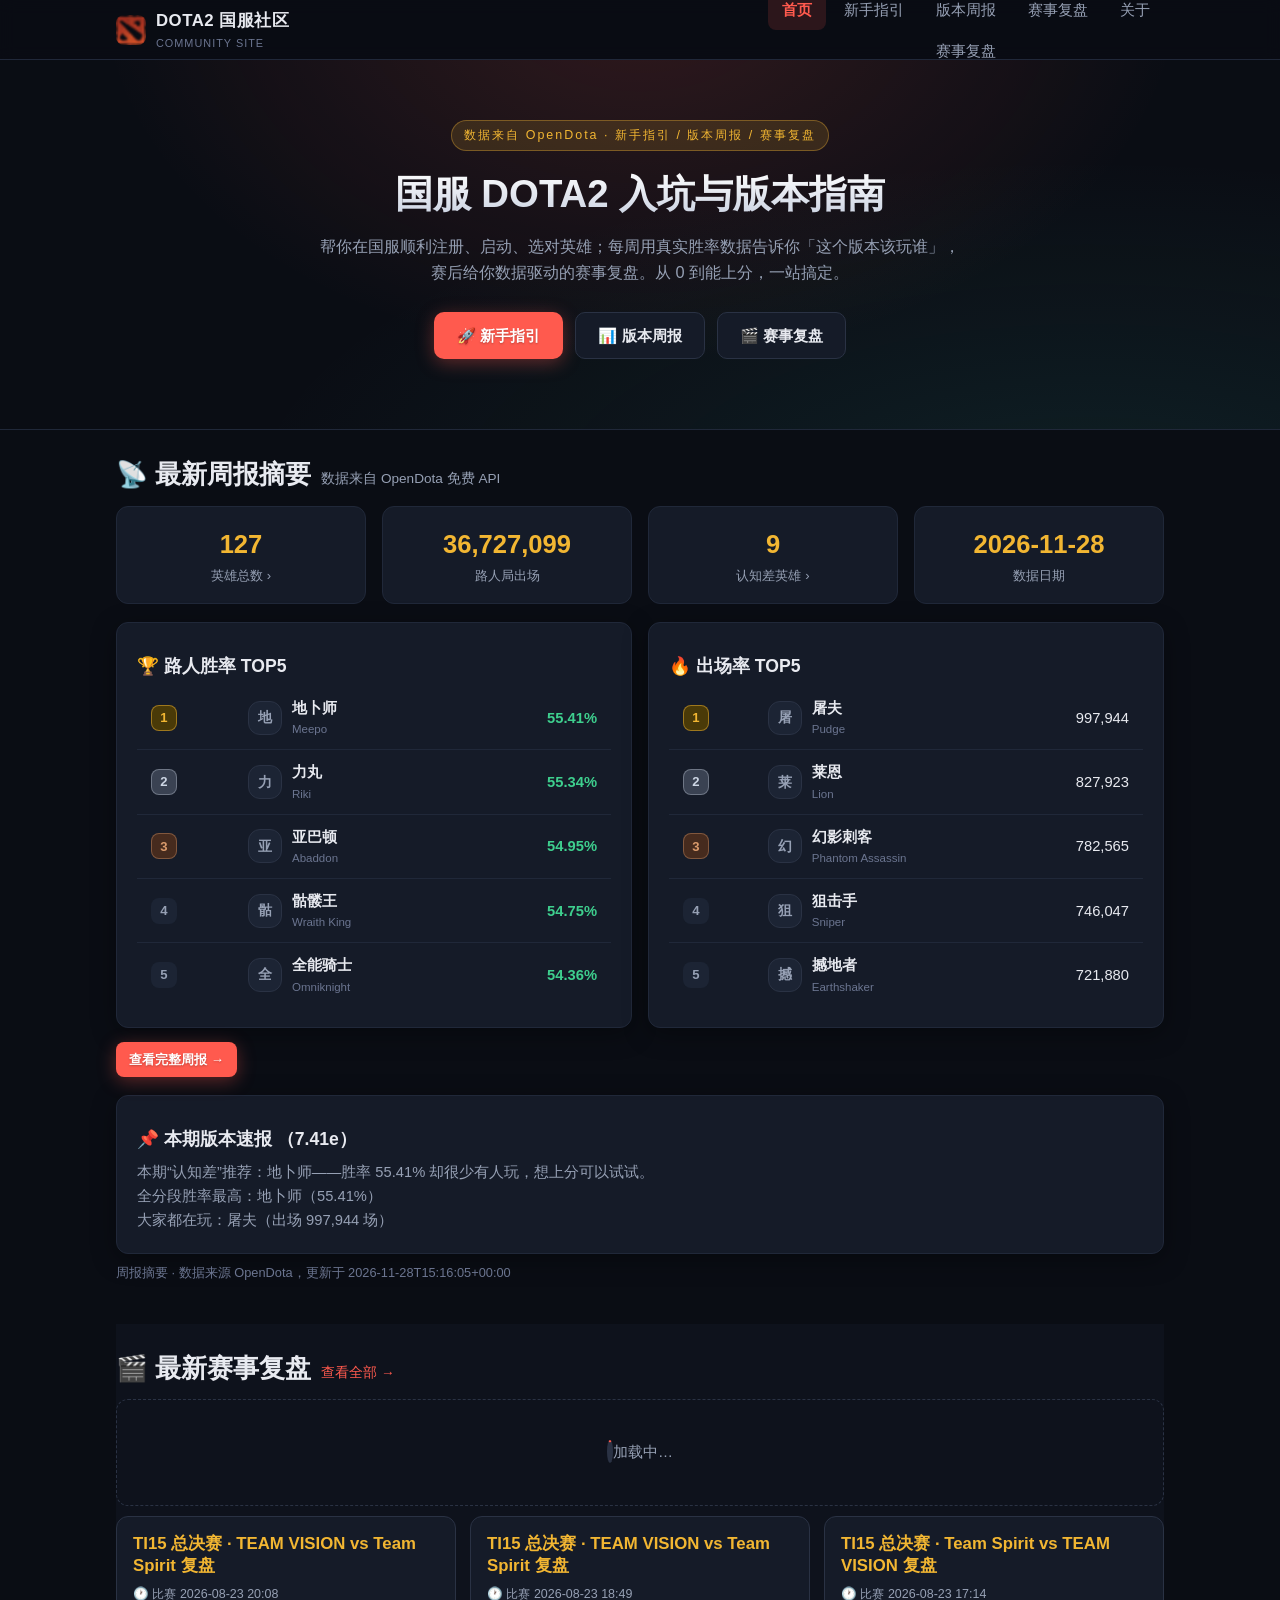
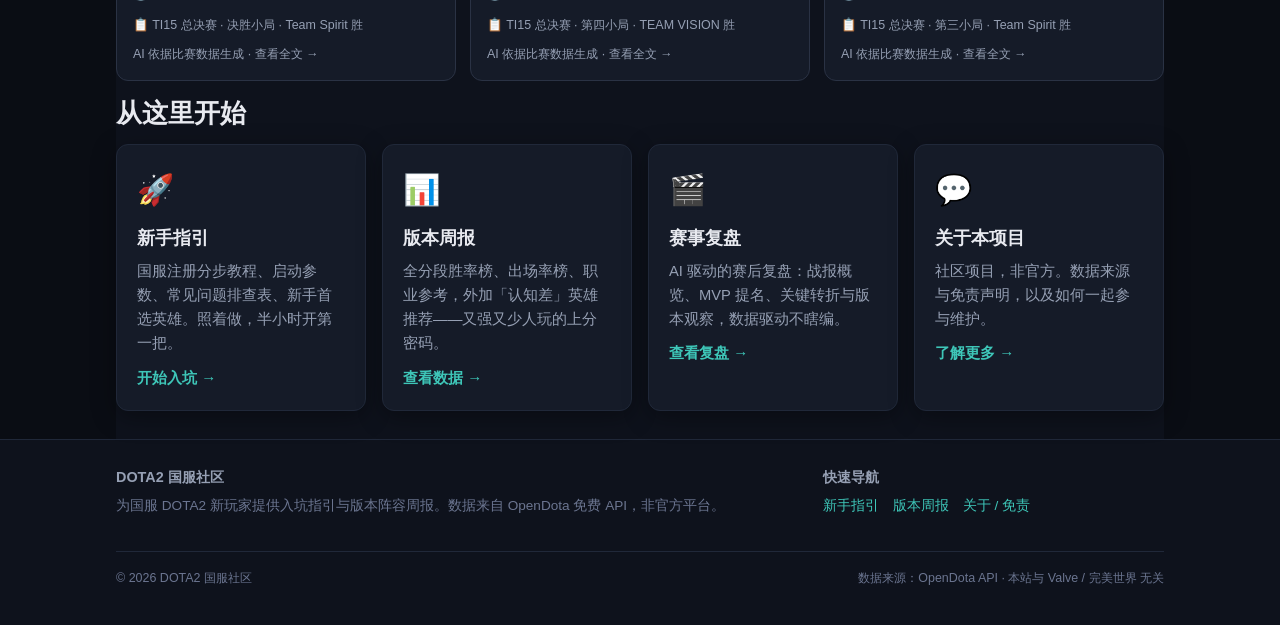
<file: index.html>
<!DOCTYPE html>
<html lang="zh-CN">
<head>
  <meta charset="UTF-8">
  <meta name="viewport" content="width=device-width, initial-scale=1.0">
  <title>DOTA2 国服社区 — 入坑与版本指南</title>
  <meta name="description" content="国服 DOTA2 入坑与版本指南。新手指引、版本阵容周报，数据来自 OpenDota 免费 API。">
  <link rel="stylesheet" href="css/style.css">
  <link rel="icon" href="img/dota2-favicon.ico" sizes="any">
</head>
<body>

  <!-- ======================= 顶部导航 ======================= -->
  <header class="site-header">
    <div class="container header-inner">
      <a class="brand" href="index.html">
        <img class="brand-logo" src="img/dota2-icon.png" alt="DOTA2" width="30" height="30">
        <span>DOTA2 国服社区<small>COMMUNITY SITE</small></span>
      </a>
      <nav class="main-nav" aria-label="主导航">
        <ul>
          <li><a href="index.html">首页</a></li>
          <li><a href="guide.html">新手指引</a></li>
          <li><a href="report.html">版本周报</a>
            <a href="reviews.html">赛事复盘</a></li>
          <li><a href="reviews.html">赛事复盘</a></li>
          <li><a href="about.html">关于</a></li>
        </ul>
      </nav>
      <button class="nav-toggle" aria-label="打开菜单">☰</button>
    </div>
  </header>

  <!-- ======================= Hero 区 ======================= -->
  <section class="hero">
    <div class="container">
      <span class="hero-tag">数据来自 OpenDota · 新手指引 / 版本周报 / 赛事复盘</span>
      <h1>国服 DOTA2 入坑与版本指南</h1>
      <p class="lead">
        帮你在国服顺利注册、启动、选对英雄；每周用真实胜率数据告诉你「这个版本该玩谁」，
        赛后给你数据驱动的赛事复盘。从 0 到能上分，一站搞定。
      </p>
      <div class="hero-cta">
        <a class="btn btn-primary" href="guide.html">🚀 新手指引</a>
        <a class="btn btn-ghost" href="report.html">📊 版本周报</a>
        <a class="btn btn-ghost" href="reviews.html">🎬 赛事复盘</a>
      </div>
    </div>
  </section>

  <!-- ======================= 最新周报摘要 ======================= -->
  <main class="container">
    <section class="section">
      <div class="section-title">
        <h2>📡 最新周报摘要</h2>
        <span class="sub">数据来自 OpenDota 免费 API</span>
      </div>
      <!-- JS 动态渲染；失败时保留静态占位 -->
      <div id="index-summary">
        <!-- 加载状态 / 失败占位 -->
        <div id="index-state"><div class="data-state"><span class="spinner"></span>正在加载周报摘要…</div></div>
        <!-- 统计卡片 -->
        <div id="index-stats"></div>
        <!-- 本期版本速报：缺失/加载失败时显示友好占位 -->
        <div id="index-takeaway" class="card" style="margin-top:18px" hidden>
          <h3>📌 本期版本速报 <span id="tk-version"></span></h3>
          <p id="tk-gap"></p>
          <p id="tk-winrate"></p>
          <p id="tk-pick"></p>
          <p id="tk-ban" hidden></p>
        </div>
      </div>
      <p class="meta-line" id="index-meta"></p>
    </section>

    <!-- ======================= 最新赛事复盘 ======================= -->
    <section class="section section-alt" style="margin-bottom:-40px">
      <div class="section-title">
        <h2>🎬 最新赛事复盘</h2>
        <span class="sub"><a href="reviews.html" style="color:var(--accent)">查看全部 →</a></span>
      </div>
      <div id="index-reviews"><div class="data-state"><span class="spinner"></span>加载中…</div></div>
    </section>

    <!-- ======================= 快速导航卡片 ======================= -->
    <section class="section section-alt" style="margin-bottom:-40px">
      <div class="section-title"><h2>从这里开始</h2></div>
      <div class="card-grid">
        <a class="card card-link" href="guide.html">
          <div class="card-icon">🚀</div>
          <h3>新手指引</h3>
          <p>国服注册分步教程、启动参数、常见问题排查表、新手首选英雄。照着做，半小时开第一把。</p>
          <span class="card-link-more">开始入坑 →</span>
        </a>
        <a class="card card-link" href="report.html">
          <div class="card-icon">📊</div>
          <h3>版本周报</h3>
          <p>全分段胜率榜、出场率榜、职业参考，外加「认知差」英雄推荐——又强又少人玩的上分密码。</p>
          <span class="card-link-more">查看数据 →</span>
        </a>
        <a class="card card-link" href="reviews.html">
          <div class="card-icon">🎬</div>
          <h3>赛事复盘</h3>
          <p>AI 驱动的赛后复盘：战报概览、MVP 提名、关键转折与版本观察，数据驱动不瞎编。</p>
          <span class="card-link-more">查看复盘 →</span>
        </a>
        <a class="card card-link" href="about.html">
          <div class="card-icon">💬</div>
          <h3>关于本项目</h3>
          <p>社区项目，非官方。数据来源与免责声明，以及如何一起参与维护。</p>
          <span class="card-link-more">了解更多 →</span>
        </a>
      </div>
    </section>
  </main>

  <!-- ======================= 页脚 ======================= -->
  <footer class="site-footer">
    <div class="container">
      <div class="footer-cols">
        <div>
          <h4>DOTA2 国服社区</h4>
          <p>为国服 DOTA2 新玩家提供入坑指引与版本阵容周报。数据来自 OpenDota 免费 API，非官方平台。</p>
        </div>
        <div>
          <h4>快速导航</h4>
          <div class="footer-links">
            <a href="guide.html">新手指引</a>
            <a href="report.html">版本周报</a>
            <a href="about.html">关于 / 免责</a>
          </div>
        </div>
      </div>
      <div class="footer-bottom">
        <span>© <span id="year">2026</span> DOTA2 国服社区</span>
        <span>数据来源：OpenDota API · 本站与 Valve / 完美世界 无关</span>
      </div>
    </div>
  </footer>

  <button id="back-top" aria-label="返回顶部">↑</button>
  <script src="js/main.js"></script>
</body>
</html>
</file>
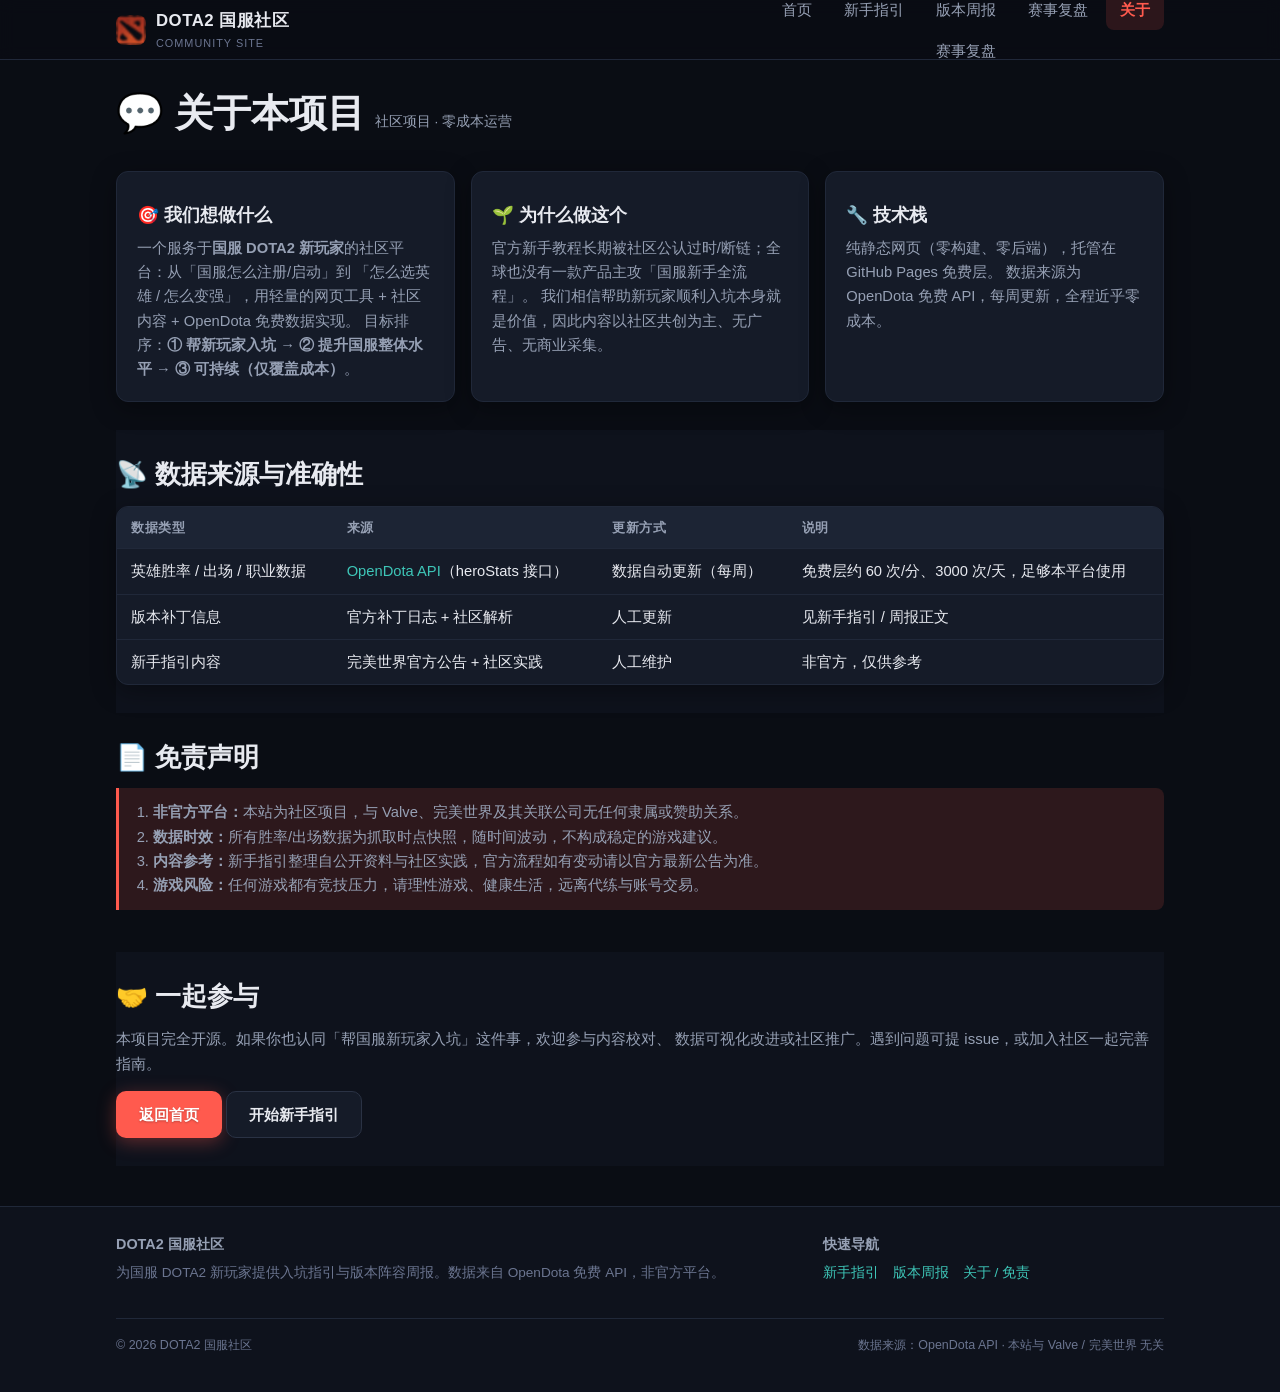
<file: about.html>
<!DOCTYPE html>
<html lang="zh-CN">
<head>
  <meta charset="UTF-8">
  <meta name="viewport" content="width=device-width, initial-scale=1.0">
  <title>关于 / 免责声明 — DOTA2 国服社区</title>
  <meta name="description" content="关于 DOTA2 国服社区项目：项目定位、数据来源、免责声明。">
  <link rel="stylesheet" href="css/style.css">
  <link rel="icon" href="img/dota2-favicon.ico" sizes="any">
</head>
<body>

  <!-- ======================= 顶部导航 ======================= -->
  <header class="site-header">
    <div class="container header-inner">
      <a class="brand" href="index.html">
        <img class="brand-logo" src="img/dota2-icon.png" alt="DOTA2" width="30" height="30">
        <span>DOTA2 国服社区<small>COMMUNITY SITE</small></span>
      </a>
      <nav class="main-nav" aria-label="主导航">
        <ul>
          <li><a href="index.html">首页</a></li>
          <li><a href="guide.html">新手指引</a></li>
          <li><a href="report.html">版本周报</a>
            <a href="reviews.html">赛事复盘</a></li>
          <li><a href="reviews.html">赛事复盘</a></li>
          <li><a href="about.html">关于</a></li>
        </ul>
      </nav>
      <button class="nav-toggle" aria-label="打开菜单">☰</button>
    </div>
  </header>

  <main class="container">
    <section class="section">
      <div class="section-title">
        <h1>💬 关于本项目</h1>
        <span class="sub">社区项目 · 零成本运营</span>
      </div>

      <!-- 定位 -->
      <div class="card-grid">
        <div class="card">
          <h3>🎯 我们想做什么</h3>
          <p>
            一个服务于<b>国服 DOTA2 新玩家</b>的社区平台：从「国服怎么注册/启动」到
            「怎么选英雄 / 怎么变强」，用轻量的网页工具 + 社区内容 + OpenDota 免费数据实现。
            目标排序：<b>① 帮新玩家入坑 → ② 提升国服整体水平 → ③ 可持续（仅覆盖成本）</b>。
          </p>
        </div>
        <div class="card">
          <h3>🌱 为什么做这个</h3>
          <p>
            官方新手教程长期被社区公认过时/断链；全球也没有一款产品主攻「国服新手全流程」。
            我们相信帮助新玩家顺利入坑本身就是价值，因此内容以社区共创为主、无广告、无商业采集。
          </p>
        </div>
        <div class="card">
          <h3>🔧 技术栈</h3>
          <p>
            纯静态网页（零构建、零后端），托管在 GitHub Pages 免费层。
            数据来源为 OpenDota 免费 API，每周更新，全程近乎零成本。
          </p>
        </div>
      </div>
    </section>

    <!-- 数据来源 -->
    <section class="section section-alt">
      <div class="section-title"><h2>📡 数据来源与准确性</h2></div>
      <div class="table-wrap">
        <table class="data-table">
          <thead>
            <tr><th>数据类型</th><th>来源</th><th>更新方式</th><th>说明</th></tr>
          </thead>
          <tbody>
            <tr>
              <td>英雄胜率 / 出场 / 职业数据</td>
              <td><a href="https://www.opendota.com" target="_blank" rel="noopener">OpenDota API</a>（heroStats 接口）</td>
              <td>数据自动更新（每周）</td>
              <td>免费层约 60 次/分、3000 次/天，足够本平台使用</td>
            </tr>
            <tr>
              <td>版本补丁信息</td>
              <td>官方补丁日志 + 社区解析</td>
              <td>人工更新</td>
              <td>见新手指引 / 周报正文</td>
            </tr>
            <tr>
              <td>新手指引内容</td>
              <td>完美世界官方公告 + 社区实践</td>
              <td>人工维护</td>
              <td>非官方，仅供参考</td>
            </tr>
          </tbody>
        </table>
      </div>
    </section>

    <!-- 免责声明 -->
    <section class="section">
      <div class="section-title"><h2>📄 免责声明</h2></div>
      <div class="note note-danger">
        <ol style="margin:0;padding-left:18px;color:var(--text-dim)">
          <li><b>非官方平台：</b>本站为社区项目，与 Valve、完美世界及其关联公司无任何隶属或赞助关系。</li>
          <li><b>数据时效：</b>所有胜率/出场数据为抓取时点快照，随时间波动，不构成稳定的游戏建议。</li>
          <li><b>内容参考：</b>新手指引整理自公开资料与社区实践，官方流程如有变动请以官方最新公告为准。</li>
          <li><b>游戏风险：</b>任何游戏都有竞技压力，请理性游戏、健康生活，远离代练与账号交易。</li>
        </ol>
      </div>
    </section>

    <!-- 一起参与 -->
    <section class="section section-alt">
      <div class="section-title"><h2>🤝 一起参与</h2></div>
      <p style="color:var(--text-dim)">
        本项目完全开源。如果你也认同「帮国服新玩家入坑」这件事，欢迎参与内容校对、
        数据可视化改进或社区推广。遇到问题可提 issue，或加入社区一起完善指南。
      </p>
      <p style="margin-bottom:0">
        <a class="btn btn-primary" href="index.html">返回首页</a>
        <a class="btn btn-ghost" href="guide.html">开始新手指引</a>
      </p>
    </section>
  </main>

  <!-- ======================= 页脚 ======================= -->
  <footer class="site-footer">
    <div class="container">
      <div class="footer-cols">
        <div>
          <h4>DOTA2 国服社区</h4>
          <p>为国服 DOTA2 新玩家提供入坑指引与版本阵容周报。数据来自 OpenDota 免费 API，非官方平台。</p>
        </div>
        <div>
          <h4>快速导航</h4>
          <div class="footer-links">
            <a href="guide.html">新手指引</a>
            <a href="report.html">版本周报</a>
            <a href="about.html">关于 / 免责</a>
          </div>
        </div>
      </div>
      <div class="footer-bottom">
        <span>© <span id="year">2026</span> DOTA2 国服社区</span>
        <span>数据来源：OpenDota API · 本站与 Valve / 完美世界 无关</span>
      </div>
    </div>
  </footer>

  <button id="back-top" aria-label="返回顶部">↑</button>
  <script src="js/main.js"></script>
</body>
</html>
</file>
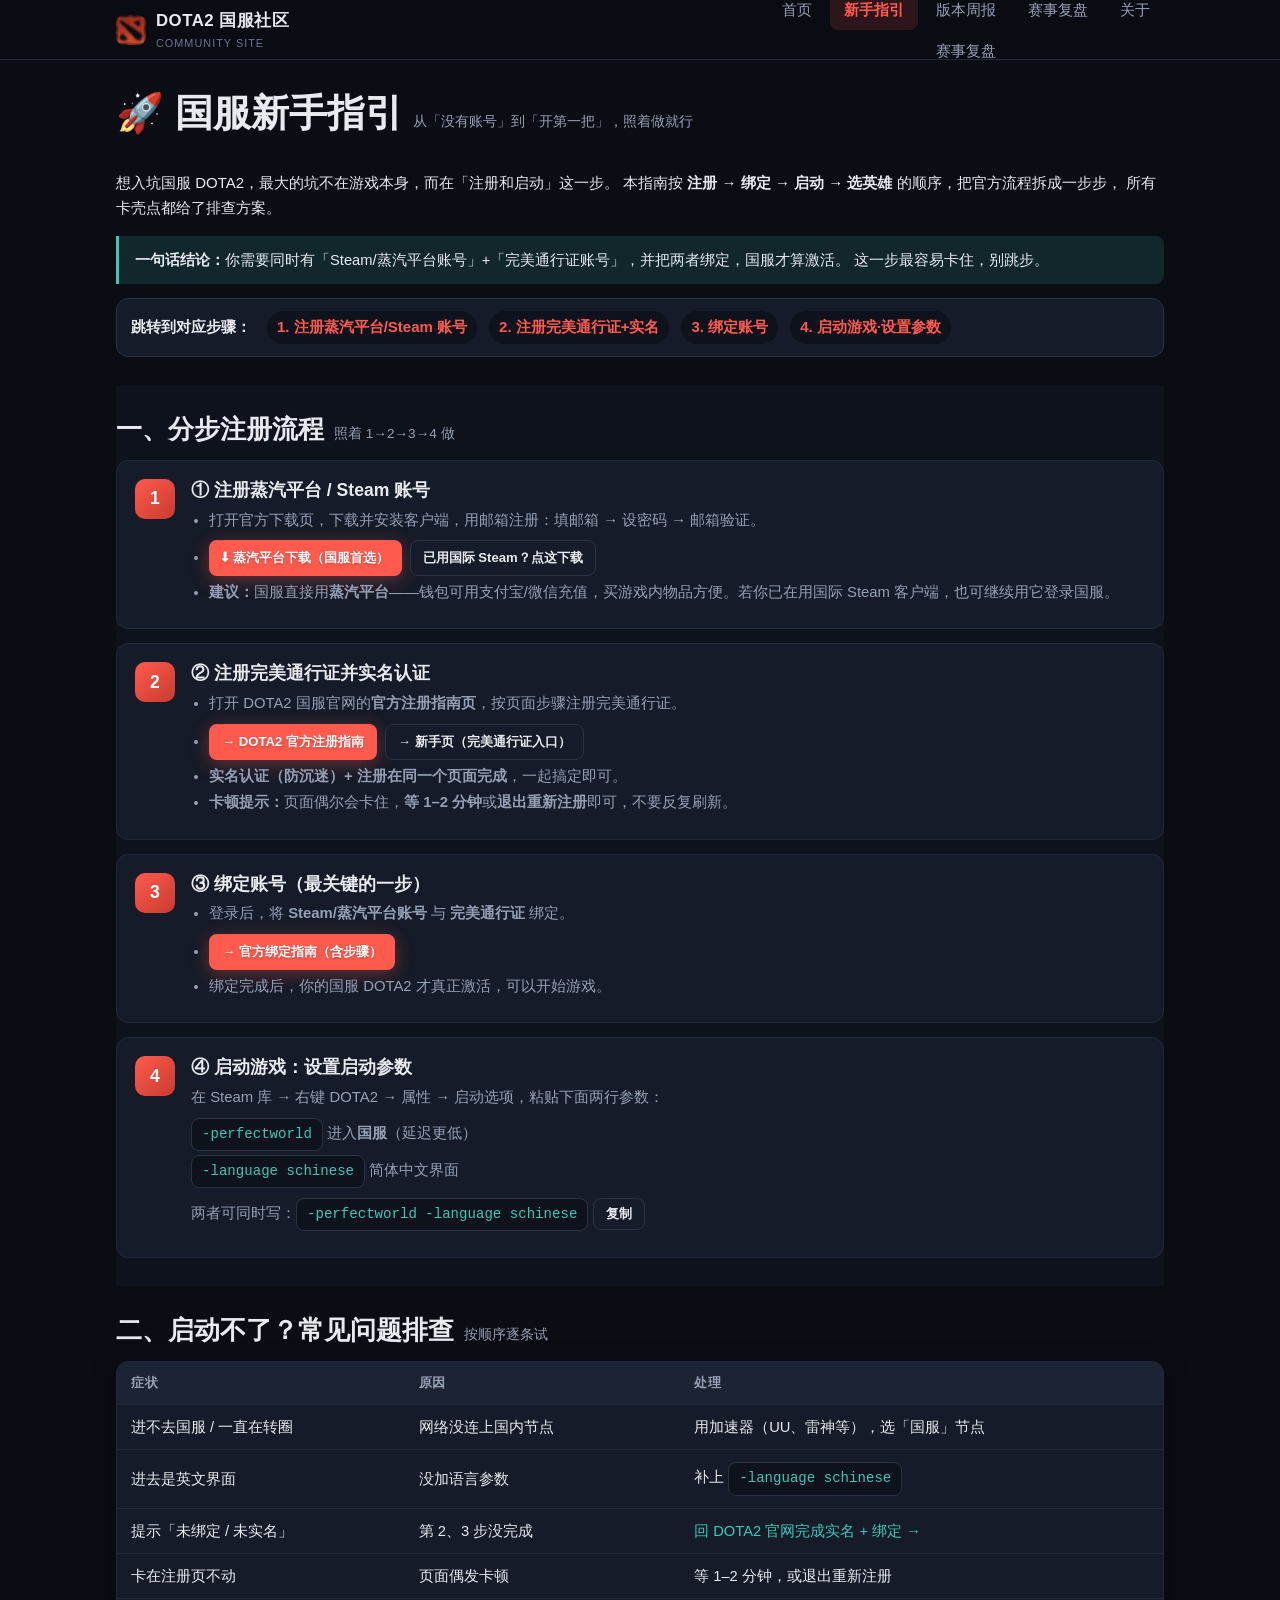
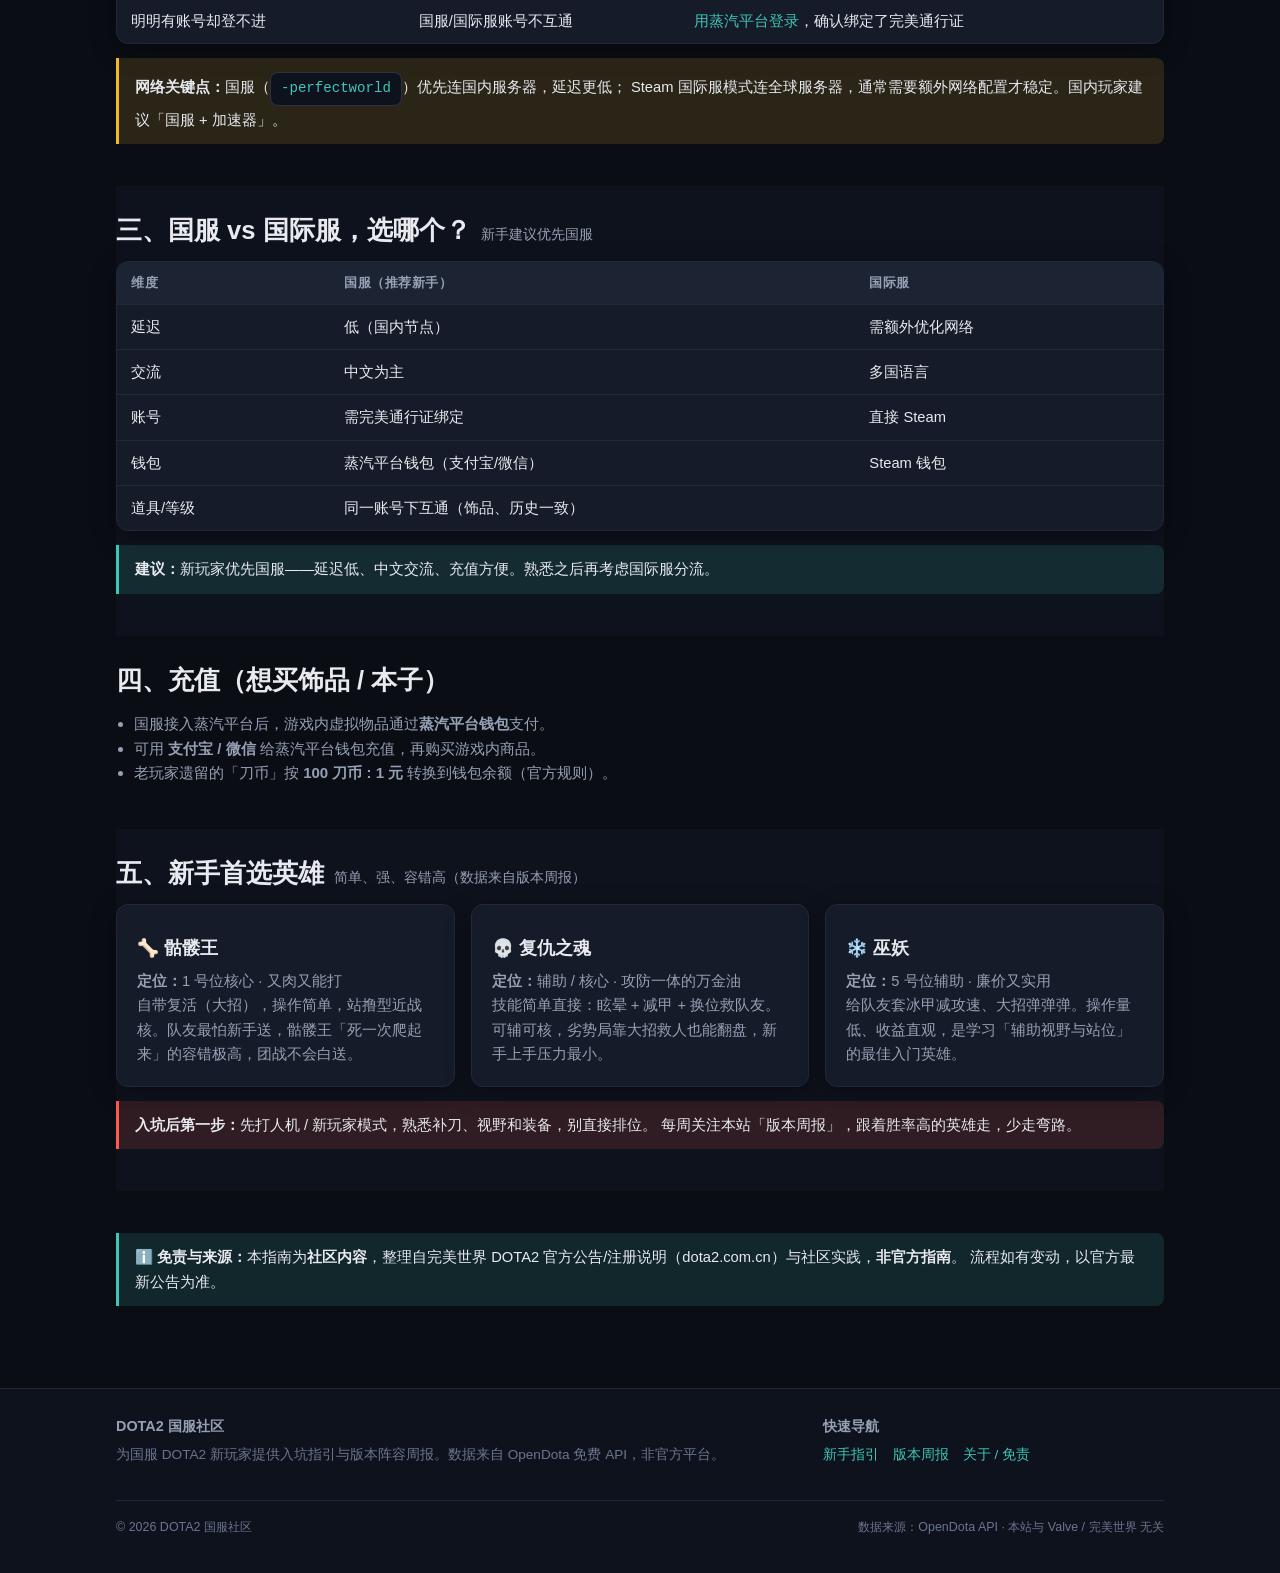
<file: guide.html>
<!DOCTYPE html>
<html lang="zh-CN">
<head>
  <meta charset="UTF-8">
  <meta name="viewport" content="width=device-width, initial-scale=1.0">
  <title>新手指引 — DOTA2 国服社区</title>
  <meta name="description" content="DOTA2 国服注册分步教程、启动参数、常见问题排查、新手首选英雄推荐。非官方指南。">
  <link rel="stylesheet" href="css/style.css">
  <link rel="icon" href="img/dota2-favicon.ico" sizes="any">
</head>
<body>

  <!-- ======================= 顶部导航 ======================= -->
  <header class="site-header">
    <div class="container header-inner">
      <a class="brand" href="index.html">
        <img class="brand-logo" src="img/dota2-icon.png" alt="DOTA2" width="30" height="30">
        <span>DOTA2 国服社区<small>COMMUNITY SITE</small></span>
      </a>
      <nav class="main-nav" aria-label="主导航">
        <ul>
          <li><a href="index.html">首页</a></li>
          <li><a href="guide.html">新手指引</a></li>
          <li><a href="report.html">版本周报</a>
            <a href="reviews.html">赛事复盘</a></li>
          <li><a href="reviews.html">赛事复盘</a></li>
          <li><a href="about.html">关于</a></li>
        </ul>
      </nav>
      <button class="nav-toggle" aria-label="打开菜单">☰</button>
    </div>
  </header>

  <main class="container">
    <!-- 页头 -->
    <section class="section">
      <div class="section-title">
        <h1>🚀 国服新手指引</h1>
        <span class="sub">从「没有账号」到「开第一把」，照着做就行</span>
      </div>
      <p>
        想入坑国服 DOTA2，最大的坑不在游戏本身，而在「注册和启动」这一步。
        本指南按 <b>注册 → 绑定 → 启动 → 选英雄</b> 的顺序，把官方流程拆成一步步，
        所有卡壳点都给了排查方案。
      </p>
      <div class="note">
        <b>一句话结论：</b>你需要同时有「Steam/蒸汽平台账号」+「完美通行证账号」，并把两者绑定，国服才算激活。
        这一步最容易卡住，别跳步。
      </div>

      <!-- 步骤目录：点一步直达对应步骤 -->
      <nav class="guide-toc" aria-label="目录">
        <b>跳转到对应步骤：</b>
        <a href="#step1">1. 注册蒸汽平台/Steam 账号</a>
        <a href="#step2">2. 注册完美通行证+实名</a>
        <a href="#step3">3. 绑定账号</a>
        <a href="#step4">4. 启动游戏·设置参数</a>
      </nav>
    </section>

    <!-- ============ 一、分步注册流程 ============ -->
    <section class="section section-alt">
      <div class="section-title"><h2>一、分步注册流程</h2><span class="sub">照着 1→2→3→4 做</span></div>
      <div class="steps">
        <div class="step" id="step1">
          <div class="step-num"></div>
          <div class="step-body">
            <h3>① 注册蒸汽平台 / Steam 账号</h3>
            <ul>
              <li>打开官方下载页，下载并安装客户端，用邮箱注册：填邮箱 → 设密码 → 邮箱验证。</li>
              <li>
                <span class="dl-links">
                  <a class="btn btn-sm btn-primary" href="https://store.steamchina.com/" target="_blank" rel="noopener">⬇ 蒸汽平台下载（国服首选）</a>
                  <a class="btn btn-sm btn-ghost" href="https://store.steampowered.com/about/" target="_blank" rel="noopener">已用国际 Steam？点这下载</a>
                </span>
              </li>
              <li><b>建议：</b>国服直接用<b>蒸汽平台</b>——钱包可用支付宝/微信充值，买游戏内物品方便。若你已在用国际 Steam 客户端，也可继续用它登录国服。</li>
            </ul>
          </div>
        </div>
        <div class="step" id="step2">
          <div class="step-num"></div>
          <div class="step-body">
            <h3>② 注册完美通行证并实名认证</h3>
            <ul>
              <li>打开 DOTA2 国服官网的<b>官方注册指南页</b>，按页面步骤注册完美通行证。</li>
              <li>
                <span class="dl-links">
                  <a class="btn btn-sm btn-primary" href="https://www.dota2.com.cn/regprocess" target="_blank" rel="noopener">→ DOTA2 官方注册指南</a>
                  <a class="btn btn-sm btn-ghost" href="https://www.dota2.com.cn/main_newer.htm" target="_blank" rel="noopener">→ 新手页（完美通行证入口）</a>
                </span>
              </li>
              <li><b>实名认证（防沉迷）+ 注册在同一个页面完成</b>，一起搞定即可。</li>
              <li><b>卡顿提示：</b>页面偶尔会卡住，<b>等 1–2 分钟</b>或<b>退出重新注册</b>即可，不要反复刷新。</li>
            </ul>
          </div>
        </div>
        <div class="step" id="step3">
          <div class="step-num"></div>
          <div class="step-body">
            <h3>③ 绑定账号（最关键的一步）</h3>
            <ul>
              <li>登录后，将 <b>Steam/蒸汽平台账号</b> 与 <b>完美通行证</b> 绑定。</li>
              <li>
                <span class="dl-links">
                  <a class="btn btn-sm btn-primary" href="https://www.dota2.com.cn/regprocess" target="_blank" rel="noopener">→ 官方绑定指南（含步骤）</a>
                </span>
              </li>
              <li>绑定完成后，你的国服 DOTA2 才真正激活，可以开始游戏。</li>
            </ul>
          </div>
        </div>
        <div class="step" id="step4">
          <div class="step-num"></div>
          <div class="step-body">
            <h3>④ 启动游戏：设置启动参数</h3>
            <p>在 Steam 库 → 右键 DOTA2 → 属性 → 启动选项，粘贴下面两行参数：</p>
            <p>
              <span class="codebox">-perfectworld</span> 进入<b>国服</b>（延迟更低）<br>
              <span class="codebox">-language schinese</span> 简体中文界面<br>
            </p>
            <p>两者可同时写：<span class="codebox">-perfectworld -language schinese</span>
              <button class="btn btn-sm btn-ghost js-copy" data-copy="-perfectworld -language schinese">复制</button>
            </p>
          </div>
        </div>
      </div>
    </section>

    <!-- ============ 二、启动不了？常见问题排查 ============ -->
    <section class="section">
      <div class="section-title"><h2>二、启动不了？常见问题排查</h2><span class="sub">按顺序逐条试</span></div>
      <div class="table-wrap">
        <table class="data-table">
          <thead>
            <tr><th>症状</th><th>原因</th><th>处理</th></tr>
          </thead>
          <tbody>
            <tr><td>进不去国服 / 一直在转圈</td><td>网络没连上国内节点</td><td>用加速器（UU、雷神等），选「国服」节点</td></tr>
            <tr><td>进去是英文界面</td><td>没加语言参数</td><td>补上 <span class="codebox">-language schinese</span></td></tr>
            <tr><td>提示「未绑定 / 未实名」</td><td>第 2、3 步没完成</td><td><a href="https://www.dota2.com.cn/regprocess" target="_blank" rel="noopener">回 DOTA2 官网完成实名 + 绑定 →</a></td></tr>
            <tr><td>卡在注册页不动</td><td>页面偶发卡顿</td><td>等 1–2 分钟，或退出重新注册</td></tr>
            <tr><td>明明有账号却登不进</td><td>国服/国际服账号不互通</td><td><a href="https://store.steamchina.com/" target="_blank" rel="noopener">用蒸汽平台登录</a>，确认绑定了完美通行证</td></tr>
          </tbody>
        </table>
      </div>
      <div class="note note-warn">
        <b>网络关键点：</b>国服（<span class="codebox">-perfectworld</span>）优先连国内服务器，延迟更低；
        Steam 国际服模式连全球服务器，通常需要额外网络配置才稳定。国内玩家建议「国服 + 加速器」。
      </div>
    </section>

    <!-- ============ 三、国服 vs 国际服 ============ -->
    <section class="section section-alt">
      <div class="section-title"><h2>三、国服 vs 国际服，选哪个？</h2><span class="sub">新手建议优先国服</span></div>
      <div class="table-wrap">
        <table class="data-table">
          <thead>
            <tr><th>维度</th><th>国服（推荐新手）</th><th>国际服</th></tr>
          </thead>
          <tbody>
            <tr><td>延迟</td><td>低（国内节点）</td><td>需额外优化网络</td></tr>
            <tr><td>交流</td><td>中文为主</td><td>多国语言</td></tr>
            <tr><td>账号</td><td>需完美通行证绑定</td><td>直接 Steam</td></tr>
            <tr><td>钱包</td><td>蒸汽平台钱包（支付宝/微信）</td><td>Steam 钱包</td></tr>
            <tr><td>道具/等级</td><td colspan="2">同一账号下互通（饰品、历史一致）</td></tr>
          </tbody>
        </table>
      </div>
      <div class="note">
        <b>建议：</b>新玩家优先国服——延迟低、中文交流、充值方便。熟悉之后再考虑国际服分流。
      </div>
    </section>

    <!-- ============ 四、充值说明 ============ -->
    <section class="section">
      <div class="section-title"><h2>四、充值（想买饰品 / 本子）</h2></div>
      <ul style="color: var(--text-dim); padding-left: 18px;">
        <li>国服接入蒸汽平台后，游戏内虚拟物品通过<b>蒸汽平台钱包</b>支付。</li>
        <li>可用 <b>支付宝 / 微信</b> 给蒸汽平台钱包充值，再购买游戏内商品。</li>
        <li>老玩家遗留的「刀币」按 <b>100 刀币 : 1 元</b> 转换到钱包余额（官方规则）。</li>
      </ul>
    </section>

    <!-- ============ 五、新手首选英雄 ============ -->
    <section class="section section-alt">
      <div class="section-title"><h2>五、新手首选英雄</h2><span class="sub">简单、强、容错高（数据来自版本周报）</span></div>
      <div class="card-grid">
        <div class="card">
          <h3>🦴 骷髅王</h3>
          <p><b>定位：</b>1 号位核心 · 又肉又能打</p>
          <p>自带复活（大招），操作简单，站撸型近战核。队友最怕新手送，骷髅王「死一次爬起来」的容错极高，团战不会白送。</p>
        </div>
        <div class="card">
          <h3>💀 复仇之魂</h3>
          <p><b>定位：</b>辅助 / 核心 · 攻防一体的万金油</p>
          <p>技能简单直接：眩晕 + 减甲 + 换位救队友。可辅可核，劣势局靠大招救人也能翻盘，新手上手压力最小。</p>
        </div>
        <div class="card">
          <h3>❄️ 巫妖</h3>
          <p><b>定位：</b>5 号位辅助 · 廉价又实用</p>
          <p>给队友套冰甲减攻速、大招弹弹弹。操作量低、收益直观，是学习「辅助视野与站位」的最佳入门英雄。</p>
        </div>
      </div>
      <div class="note note-danger">
        <b>入坑后第一步：</b>先打人机 / 新玩家模式，熟悉补刀、视野和装备，别直接排位。
        每周关注本站「版本周报」，跟着胜率高的英雄走，少走弯路。
      </div>
    </section>

    <!-- ============ 免责 ============ -->
    <section class="section">
      <div class="note">
        <b>ℹ️ 免责与来源：</b>本指南为<b>社区内容</b>，整理自完美世界 DOTA2 官方公告/注册说明（dota2.com.cn）与社区实践，<b>非官方指南</b>。
        流程如有变动，以官方最新公告为准。
      </div>
    </section>
  </main>

  <!-- ======================= 页脚 ======================= -->
  <footer class="site-footer">
    <div class="container">
      <div class="footer-cols">
        <div>
          <h4>DOTA2 国服社区</h4>
          <p>为国服 DOTA2 新玩家提供入坑指引与版本阵容周报。数据来自 OpenDota 免费 API，非官方平台。</p>
        </div>
        <div>
          <h4>快速导航</h4>
          <div class="footer-links">
            <a href="guide.html">新手指引</a>
            <a href="report.html">版本周报</a>
            <a href="about.html">关于 / 免责</a>
          </div>
        </div>
      </div>
      <div class="footer-bottom">
        <span>© <span id="year">2026</span> DOTA2 国服社区</span>
        <span>数据来源：OpenDota API · 本站与 Valve / 完美世界 无关</span>
      </div>
    </div>
  </footer>

  <button id="back-top" aria-label="返回顶部">↑</button>
  <script src="js/main.js"></script>
</body>
</html>
</file>
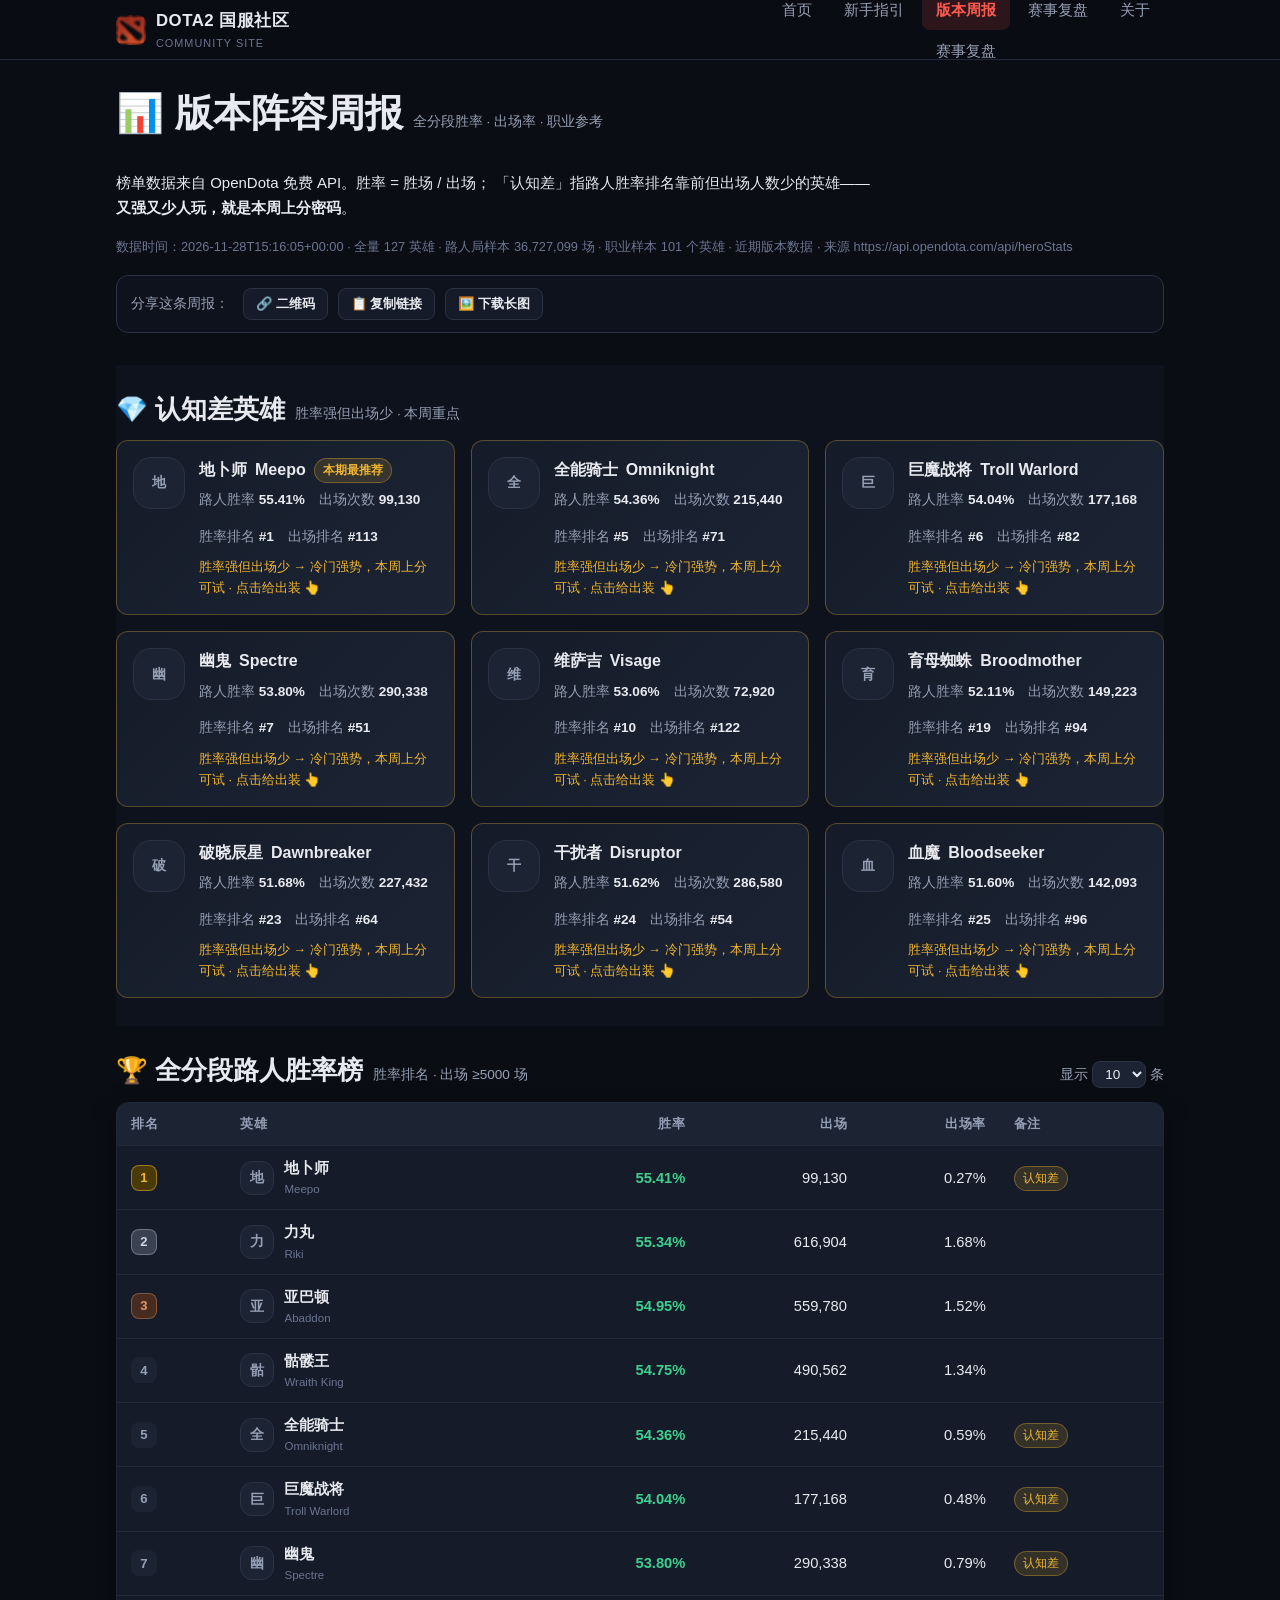
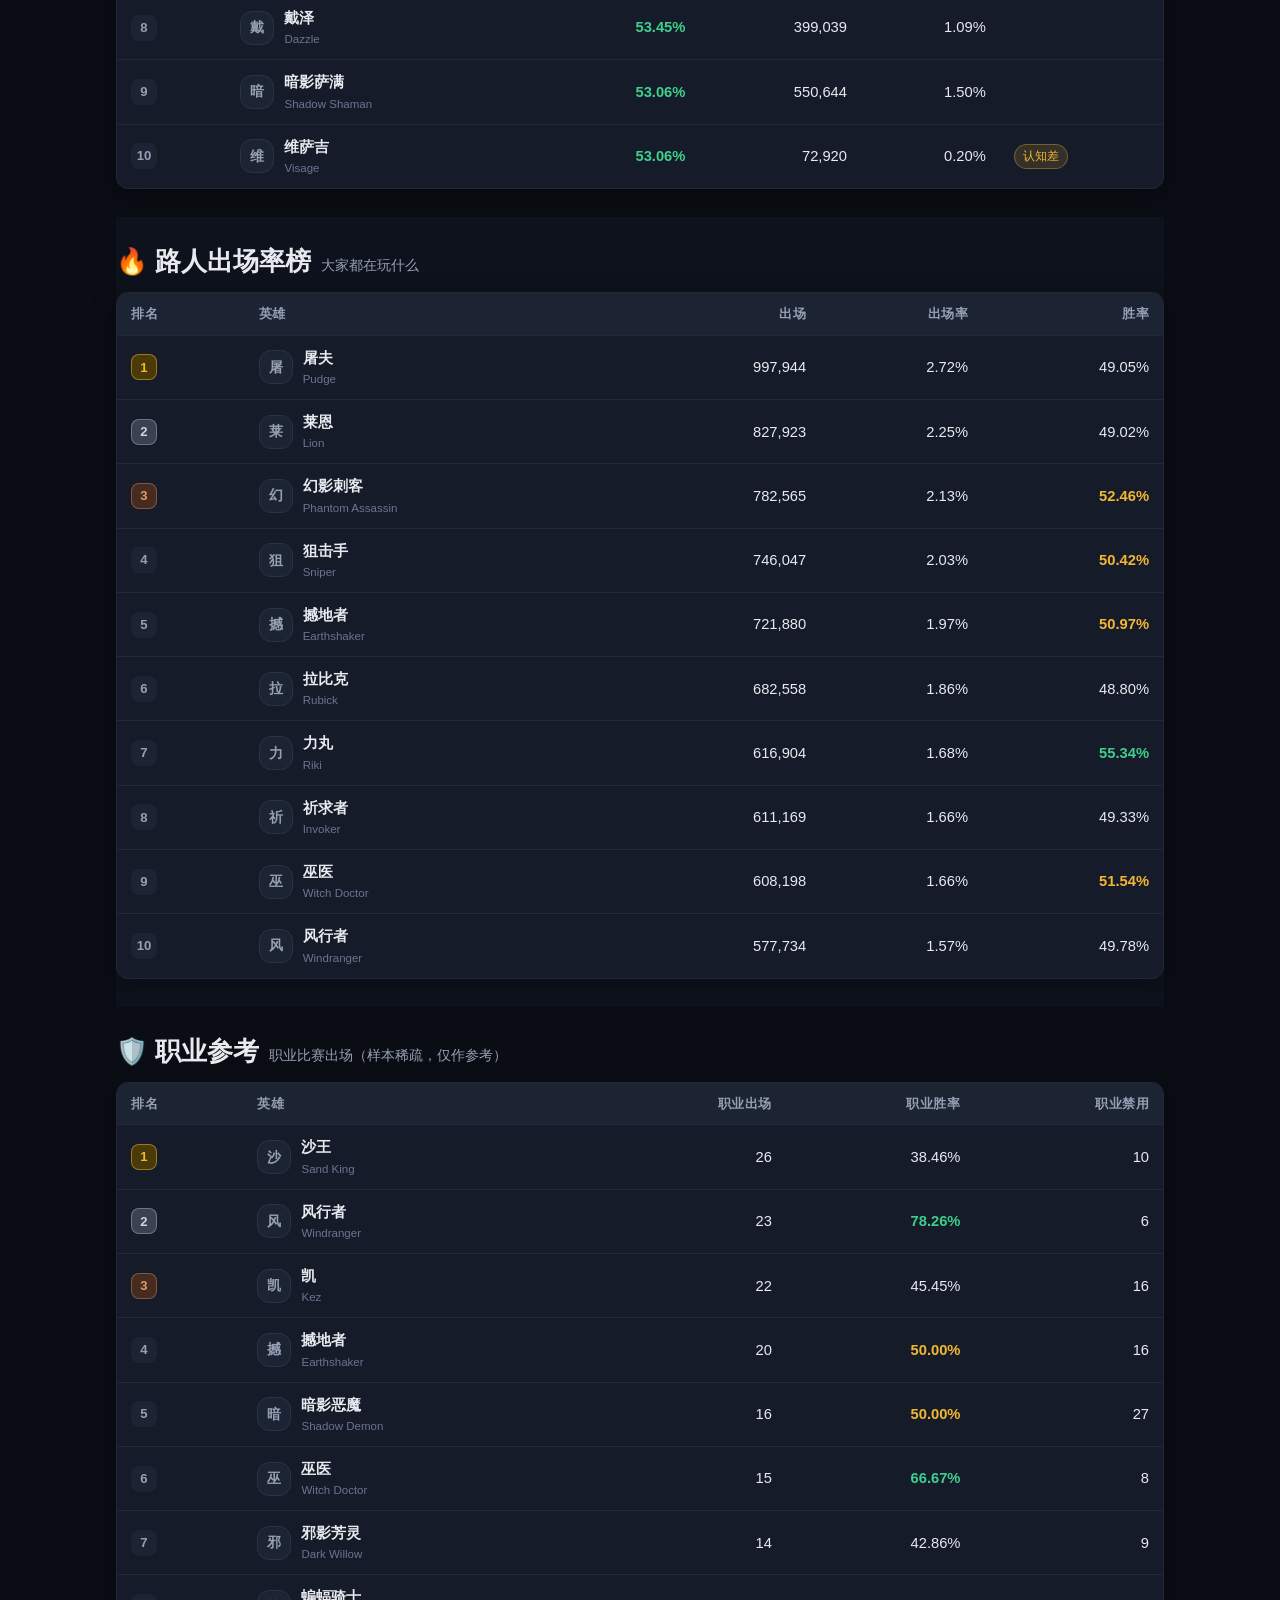
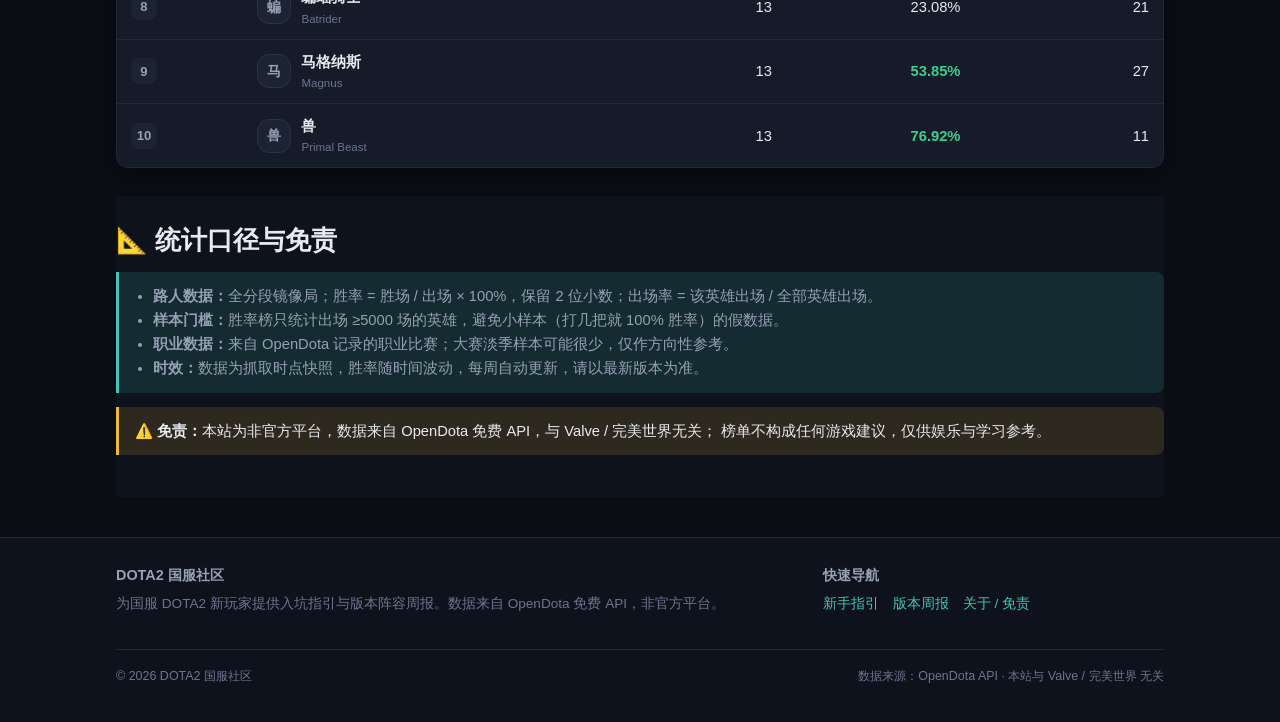
<file: report.html>
<!DOCTYPE html>
<html lang="zh-CN">
<head>
  <meta charset="UTF-8">
  <meta name="viewport" content="width=device-width, initial-scale=1.0">
  <title>版本周报 — DOTA2 国服社区</title>
  <meta name="description" content="DOTA2 版本阵容周报：全分段胜率榜、出场率榜、职业参考与认知差英雄推荐。数据来自 OpenDota API。">
  <link rel="stylesheet" href="css/style.css">
  <link rel="icon" href="img/dota2-favicon.ico" sizes="any">
</head>
<body>

  <!-- ======================= 顶部导航 ======================= -->
  <header class="site-header">
    <div class="container header-inner">
      <a class="brand" href="index.html">
        <img class="brand-logo" src="img/dota2-icon.png" alt="DOTA2" width="30" height="30">
        <span>DOTA2 国服社区<small>COMMUNITY SITE</small></span>
      </a>
      <nav class="main-nav" aria-label="主导航">
        <ul>
          <li><a href="index.html">首页</a></li>
          <li><a href="guide.html">新手指引</a></li>
          <li><a href="report.html">版本周报</a>
            <a href="reviews.html">赛事复盘</a></li>
          <li><a href="reviews.html">赛事复盘</a></li>
          <li><a href="about.html">关于</a></li>
        </ul>
      </nav>
      <button class="nav-toggle" aria-label="打开菜单">☰</button>
    </div>
  </header>

  <main class="container">
    <!-- 页头 + 数据状态 -->
    <section class="section">
      <div class="section-title">
        <h1>📊 版本阵容周报</h1>
        <span class="sub">全分段胜率 · 出场率 · 职业参考</span>
      </div>
      <p style="max-width: 760px;">
        榜单数据来自 OpenDota 免费 API。胜率 = 胜场 / 出场；
        「认知差」指路人胜率排名靠前但出场人数少的英雄——<b>又强又少人玩，就是本周上分密码</b>。
      </p>
      <div id="report-state"><div class="data-state"><span class="spinner"></span>正在加载数据…</div></div>
      <p class="meta-line" id="data-meta"></p>

      <!-- 分享工具条 -->
      <div class="share-bar">
        <span class="share-label">分享这条周报：</span>
        <button class="btn btn-sm btn-ghost js-share-qr">🔗 二维码</button>
        <button class="btn btn-sm btn-ghost js-share-copy">📋 复制链接</button>
        <button class="btn btn-sm btn-ghost js-share-dl">🖼️ 下载长图</button>
        <button class="btn btn-sm btn-ghost js-share-native" style="display:none">📤 分享</button>
      </div>
    </section>

    <!-- 认知差高亮区块 -->
    <section class="section section-alt" id="gap-section">
      <div class="section-title">
        <h2>💎 认知差英雄</h2>
        <span class="sub">胜率强但出场少 · 本周重点</span>
      </div>
      <div id="gap-root"><div class="data-state"><span class="spinner"></span>加载中…</div></div>
    </section>

    <!-- 全分段胜率榜 -->
    <section class="section" id="winrate-section">
      <div class="section-title">
        <h2>🏆 全分段路人胜率榜</h2>
        <span class="sub">胜率排名 · 出场 ≥5000 场</span>
        <label class="topn">显示
          <select id="top-n">
            <option value="10" selected>10</option>
            <option value="20">20</option>
            <option value="50">50</option>
          </select>
          条
        </label>
      </div>
      <div id="winrate-root"><div class="data-state"><span class="spinner"></span>加载中…</div></div>
    </section>

    <!-- 出场率榜 -->
    <section class="section section-alt" id="pick-section">
      <div class="section-title">
        <h2>🔥 路人出场率榜</h2>
        <span class="sub">大家都在玩什么</span>
      </div>
      <div id="pick-root"><div class="data-state"><span class="spinner"></span>加载中…</div></div>
    </section>

    <!-- 职业参考 -->
    <section class="section" id="pro-section">
      <div class="section-title">
        <h2>🛡️ 职业参考</h2>
        <span class="sub">职业比赛出场（样本稀疏，仅作参考）</span>
      </div>
      <div id="pro-root"><div class="data-state"><span class="spinner"></span>加载中…</div></div>
    </section>

    <!-- 口径与免责 -->
    <section class="section section-alt">
      <div class="section-title"><h2>📐 统计口径与免责</h2></div>
      <div class="note">
        <ul style="margin:0;padding-left:18px;color:var(--text-dim)">
          <li><b>路人数据：</b>全分段镜像局；胜率 = 胜场 / 出场 × 100%，保留 2 位小数；出场率 = 该英雄出场 / 全部英雄出场。</li>
          <li><b>样本门槛：</b>胜率榜只统计出场 ≥5000 场的英雄，避免小样本（打几把就 100% 胜率）的假数据。</li>
          <li><b>职业数据：</b>来自 OpenDota 记录的职业比赛；大赛淡季样本可能很少，仅作方向性参考。</li>
          <li><b>时效：</b>数据为抓取时点快照，胜率随时间波动，每周自动更新，请以最新版本为准。</li>
        </ul>
      </div>
      <div class="note note-warn">
        <b>⚠️ 免责：</b>本站为非官方平台，数据来自 OpenDota 免费 API，与 Valve / 完美世界无关；
        榜单不构成任何游戏建议，仅供娱乐与学习参考。
      </div>
    </section>
  </main>

  <!-- ======================= 页脚 ======================= -->
  <footer class="site-footer">
    <div class="container">
      <div class="footer-cols">
        <div>
          <h4>DOTA2 国服社区</h4>
          <p>为国服 DOTA2 新玩家提供入坑指引与版本阵容周报。数据来自 OpenDota 免费 API，非官方平台。</p>
        </div>
        <div>
          <h4>快速导航</h4>
          <div class="footer-links">
            <a href="guide.html">新手指引</a>
            <a href="report.html">版本周报</a>
            <a href="about.html">关于 / 免责</a>
          </div>
        </div>
      </div>
      <div class="footer-bottom">
        <span>© <span id="year">2026</span> DOTA2 国服社区</span>
        <span>数据来源：OpenDota API · 本站与 Valve / 完美世界 无关</span>
      </div>
    </div>
  </footer>

  <button id="back-top" aria-label="返回顶部">↑</button>

  <!-- 二维码分享弹层 -->
  <div id="qr-overlay">
    <div class="qr-modal">
      <button class="qr-close" aria-label="关闭">×</button>
      <h3>📲 扫码查看周报</h3>
      <canvas id="qr-canvas"></canvas>
      <p class="qr-note">用手机扫码，或截图分享给朋友</p>
    </div>
  </div>

  <!-- 认知差英雄详情弹窗 -->
  <div id="gap-modal">
    <div class="gap-modal-box">
      <button class="gm-close" aria-label="关闭">×</button>
      <div class="gm-body"></div>
    </div>
  </div>

  <!-- 自托管开源库（MIT）：二维码 qrcode.js + 页面转图 html2canvas -->
  <script src="js/vendor/qrcode.js"></script>
  <script src="js/vendor/html2canvas.js"></script>
  <script src="js/main.js"></script>
</body>
</html>
</file>
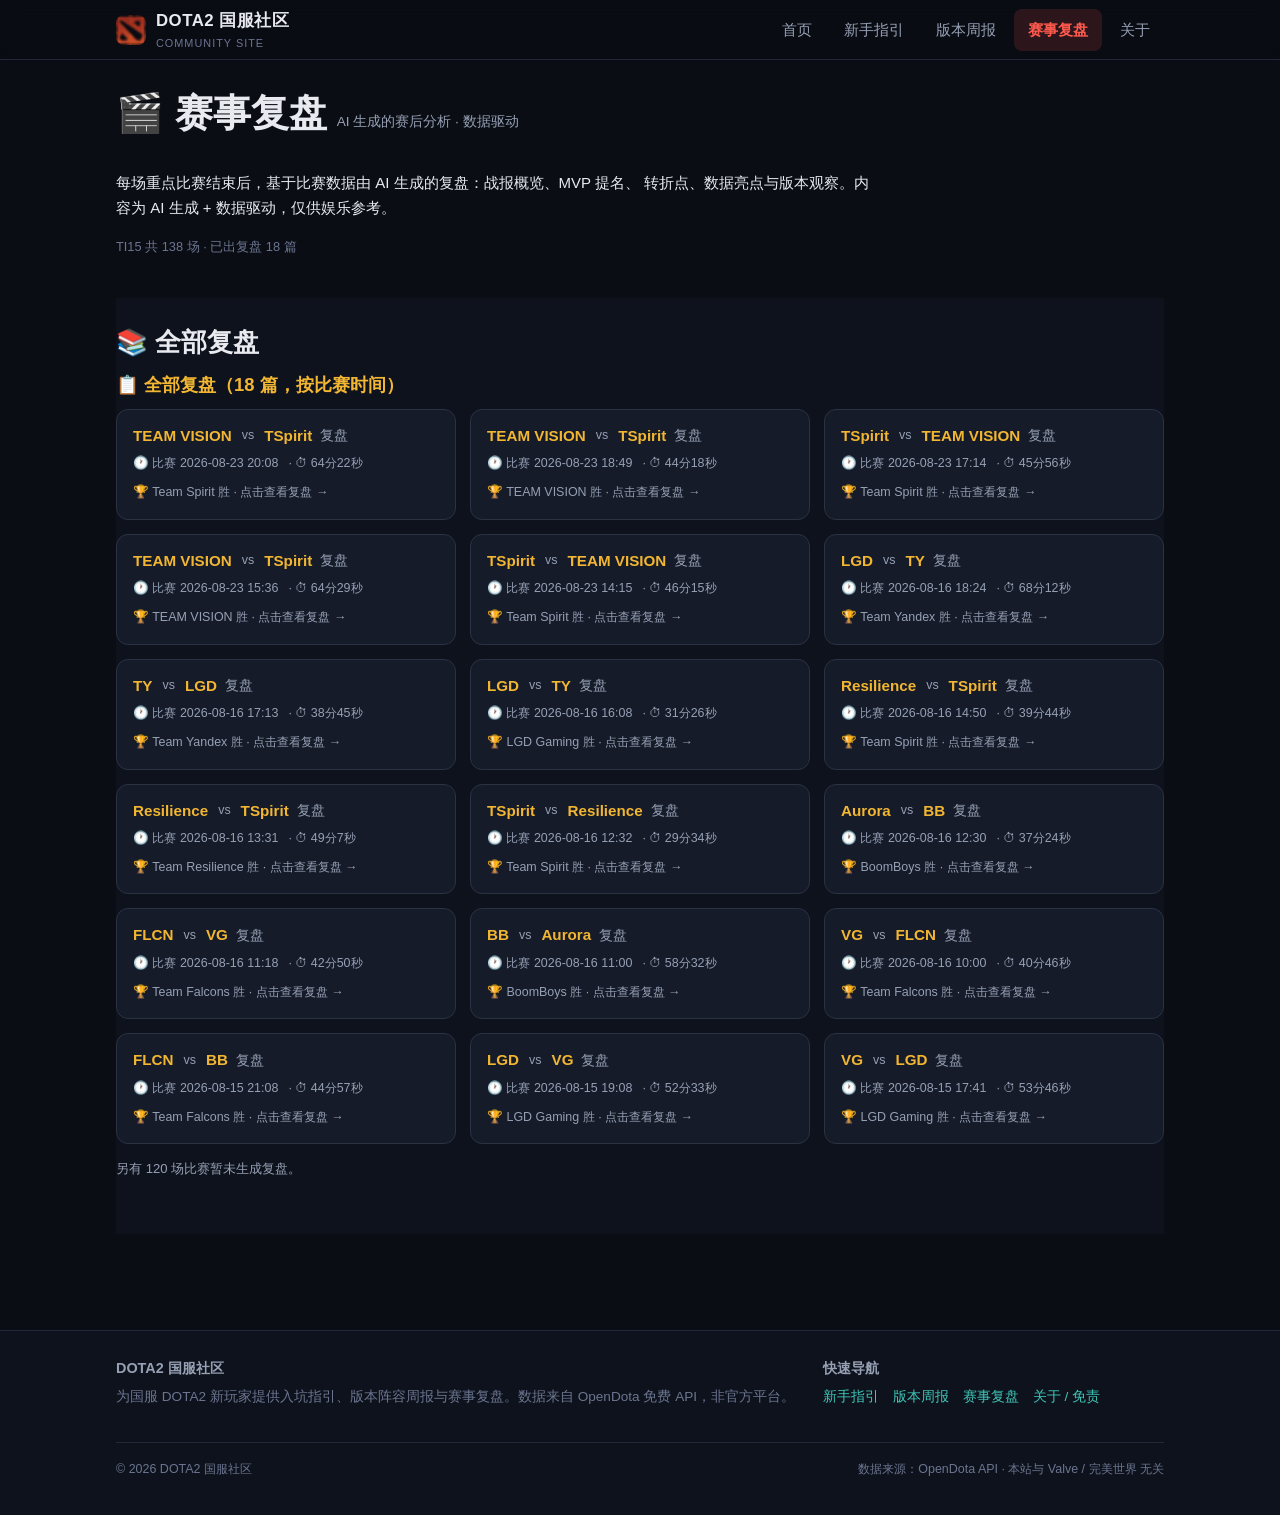
<file: reviews.html>
<!DOCTYPE html>
<html lang="zh-CN">
<head>
  <meta charset="UTF-8">
  <meta name="viewport" content="width=device-width, initial-scale=1.0">
  <title>赛事复盘 — DOTA2 国服社区</title>
  <meta name="description" content="DOTA2 赛事赛后复盘：AI 生成的专业赛事分析，亮点数据、MVP 提名与版本观察。">
  <link rel="stylesheet" href="css/style.css">
  <link rel="icon" href="img/dota2-favicon.ico" sizes="any">
  <style>
    /* 复盘卡片/列表样式已在 css/style.css 全局定义；此处只保留详情页特有样式 */
    /* 详情 */
    .review-detail { display: none; }
    .review-detail:target, .review-detail.open { display: block; }
    .review-head { display: flex; flex-wrap: wrap; align-items: center; gap: 12px; margin-bottom: 14px; }
    .review-head .back { color: var(--accent); text-decoration: none; font-size: .9rem; }
    .review-head .back:hover { text-decoration: underline; }
    .review-title { font-size: 1.4rem; color: var(--gold); margin: 0; }
    .review-meta { font-size: .8rem; color: var(--text-dim); }
    .review-body { line-height: 1.7; color: var(--text); }
    .review-body h2 { font-size: 1.15rem; color: var(--gold); margin: 22px 0 8px;
      border-bottom: 1px solid var(--border); padding-bottom: 4px; }
    .review-body table { border-collapse: collapse; margin: 10px 0; width: 100%; max-width: 100%; }
    .review-body th, .review-body td { border: 1px solid var(--border); padding: 6px 10px; font-size: .88rem; }
    .review-body th { background: var(--bg-alt); color: var(--gold); }
    .review-body b { color: var(--text); }
    .review-body ul { padding-left: 20px; color: var(--text-dim); }
  </style>
</head>
<body>

  <!-- ======================= 顶部导航 ======================= -->
  <header class="site-header">
    <div class="container header-inner">
      <a class="brand" href="index.html">
        <img class="brand-logo" src="img/dota2-icon.png" alt="DOTA2" width="30" height="30">
        <span>DOTA2 国服社区<small>COMMUNITY SITE</small></span>
      </a>
      <nav class="main-nav" aria-label="主导航">
        <ul>
          <li><a href="index.html">首页</a></li>
          <li><a href="guide.html">新手指引</a></li>
          <li><a href="report.html">版本周报</a></li>
          <li><a href="reviews.html" class="active">赛事复盘</a></li>
          <li><a href="about.html">关于</a></li>
        </ul>
      </nav>
      <button class="nav-toggle" aria-label="打开菜单">☰</button>
    </div>
  </header>

  <main class="container">
    <section class="section">
      <div class="section-title">
        <h1>🎬 赛事复盘</h1>
        <span class="sub">AI 生成的赛后分析 · 数据驱动</span>
      </div>
      <p style="max-width: 760px;">
        每场重点比赛结束后，基于比赛数据由 AI 生成的复盘：战报概览、MVP 提名、
        转折点、数据亮点与版本观察。内容为 AI 生成 + 数据驱动，仅供娱乐参考。
      </p>
      <p class="meta-line" id="reviews-meta"></p>
    </section>

    <!-- 列表区 -->
    <section class="section section-alt" id="list-section">
      <div class="section-title"><h2>📚 全部复盘</h2></div>
      <div id="reviews-root"><div class="data-state"><span class="spinner"></span>加载中…</div></div>
    </section>

    <!-- 详情区 -->
    <section class="section" id="detail-section">
      <div id="review-detail-root"></div>
    </section>
  </main>

  <!-- ======================= 页脚 ======================= -->
  <footer class="site-footer">
    <div class="container">
      <div class="footer-cols">
        <div>
          <h4>DOTA2 国服社区</h4>
          <p>为国服 DOTA2 新玩家提供入坑指引、版本阵容周报与赛事复盘。数据来自 OpenDota 免费 API，非官方平台。</p>
        </div>
        <div>
          <h4>快速导航</h4>
          <div class="footer-links">
            <a href="guide.html">新手指引</a>
            <a href="report.html">版本周报</a>
            <a href="reviews.html">赛事复盘</a>
            <a href="about.html">关于 / 免责</a>
          </div>
        </div>
      </div>
      <div class="footer-bottom">
        <span>© <span id="year">2026</span> DOTA2 国服社区</span>
        <span>数据来源：OpenDota API · 本站与 Valve / 完美世界 无关</span>
      </div>
    </div>
  </footer>

  <button id="back-top" aria-label="返回顶部">↑</button>

  <!-- 自托管开源库（MIT）：marked.js 渲染 markdown + qrcode + html2canvas 分享 -->
  <script src="js/vendor/marked.min.js"></script>
  <script src="js/vendor/qrcode.js"></script>
  <script src="js/vendor/html2canvas.js"></script>
  <script src="js/main.js"></script>
  <script>
  (function () {
    // 读取复盘列表并渲染
    function esc(s) { return String(s).replace(/[&<>"']/g, function (c) {
      return { '&': '&amp;', '<': '&lt;', '>': '&gt;', '"': '&quot;', "'": '&#39;' }[c]; }); }
    var REVINDEX = 'data/reviews/ti_index.json';
    var root = document.getElementById('reviews-root');
    var detailRoot = document.getElementById('review-detail-root');
    var metaEl = document.getElementById('reviews-meta');
    var ALL_EXPANDED = false;   // More 是否已展开全部
    var items = [];             // 统一数组：{key,file?,title,radiant,dire,winner,match_time,duration,is_china,done,bo}

    // 中国队（华语战队）
    var CHINA = ['Xtreme Gaming', 'Vici Gaming', 'Team Resilience', 'LGD Gaming', 'BoomBoys'];
    function isChina(name) { return CHINA.indexOf(name) >= 0; }

    // 把 ti_index dict 转成数组，标注是否中国队/已复盘
    function buildItems(dict) {
      var arr = Object.keys(dict).map(function (k) {
        var v = dict[k] || {};
        var radiant = v.radiant || '';
        var dire = v.dire || '';
        var title = v.title || (radiant + ' vs ' + dire + ' 复盘');
        return {
          key: k,
          file: v.file || '',
          title: title,
          radiant: radiant, dire: dire,
          radiant_tag: v.radiant_tag || radiant,
          radiant_logo: v.radiant_logo || '',
          dire_tag: v.dire_tag || dire,
          dire_logo: v.dire_logo || '',
          winner: v.winner || '',
          match_time: (v.match_time || v.date || ''),
          duration: (v.duration || v.duration_text || ''),
          is_china: isChina(radiant) || isChina(dire),
          done: !!v.done && !!v.file,
          bo: v.bo || ''
        };
      });
      // 默认按赛程时间降序（有 match_time 的在前）
      arr.sort(function (a, b) { return (b.match_time || '').localeCompare(a.match_time || ''); });
      return arr;
    }

    // 比赛时间：兼容两种格式——纯数字(20260819-193000)或带符号(2026-08-18 21:30)
    // 优先显示 match_time（真实比赛时间），回退到生成时间 date
    function showTime(it) {
      var v = it.match_time || it.date;
      if (!v) return '';
      // 纯数字格式：格式化为可读
      if (/^\d{8}-\d{6}$/.test(v)) {
        return v.slice(0, 4) + '-' + v.slice(4, 6) + '-' + v.slice(6, 8) + ' ' + v.slice(9, 11) + ':' + v.slice(11, 13);
      }
      return v; // 已是可读格式，原样显示
    }

    function renderList() {
      if (!items.length) { root.innerHTML = '<div class="data-state">暂无复盘，敬请期待。</div>'; return; }
      // 全部已完成复盘按比赛时间降序（最新在前）
      var doneList = items.filter(function (x) { return x.done; });
      var pendingCount = items.length - doneList.length;
      var html = '';
      html += '<div class="review-group all-group"><h3 class="group-title">📋 全部复盘（' + doneList.length + ' 篇，按比赛时间）</h3>';
      if (doneList.length) {
        html += '<div class="review-list">' + doneList.map(function (it) { return cardHtml(it, true); }).join('') + '</div>';
      } else {
        html += '<div class="data-state">暂无复盘。</div>';
      }
      if (pendingCount > 0) {
        html += '<p class="pending-note">另有 ' + pendingCount + ' 场比赛暂未生成复盘。</p>';
      }
      html += '</div>';
      root.innerHTML = html;

      // 已复盘卡片：点击打开详情
      root.querySelectorAll('.review-card[data-file]').forEach(function (el) {
        el.addEventListener('click', function () { openDetail(el.getAttribute('data-file')); });
        el.addEventListener('keydown', function (e) { if (e.key === 'Enter') openDetail(el.getAttribute('data-file')); });
      });
    }

    // 队标缩略图：有 logo 显示 <img>，无 logo / 加载失败（onerror 移除 img）时回退显示 tag 文本
    function teamLogoHtml(tag, logo) {
      var t = esc(String(tag || ''));
      var img = logo ? '<img class="team-logo" src="' + esc(logo) + '" alt="' + t + '" loading="lazy" onerror="this.remove()">' : '';
      return '<span class="team-logo-wrap">' + img + '<span class="team-tag">' + t + '</span></span>';
    }
    // 对阵行：双方队标缩略图 + tag，中间 vs
    function matchupHtml(it) {
      var rTag = it.radiant_tag || it.radiant || 'Radiant';
      var dTag = it.dire_tag || it.dire || 'Dire';
      return teamLogoHtml(rTag, it.radiant_logo) +
        '<span class="vs">vs</span>' +
        teamLogoHtml(dTag, it.dire_logo);
    }

    function cardHtml(it, clickable) {
      var durationStr = it.duration ? ' · ⏱ ' + it.duration : '';
      if (it.done) {
        return '<div class="review-card" data-file="' + esc(it.file) + '" role="button" tabindex="0" aria-label="查看复盘：' + esc(it.title) + '">' +
          '<h3 class="review-card-title">' + matchupHtml(it) + '<span class="title-suffix"> 复盘</span></h3>' +
          '<div class="meta"><span>🕐 比赛 ' + showTime({ match_time: it.match_time }) + '</span>' +
          (durationStr ? '<span>' + durationStr + '</span>' : '') + '</div>' +
          '<div class="src">' + (it.winner ? '🏆 ' + esc(it.winner) + ' 胜' : '') + ' · 点击查看复盘 →</div>' +
          '</div>';
      }
      return '<div class="review-card pending" data-key="' + esc(it.key) + '" role="button" tabindex="0" aria-label="比赛：' + esc(it.title) + '">' +
        '<h3 class="review-card-title">' + matchupHtml(it) + '<span class="title-suffix"> 复盘生成中</span></h3>' +
        '<div class="meta"><span>🕐 比赛 ' + showTime({ match_time: it.match_time }) + '</span>' +
        (durationStr ? '<span>' + durationStr + '</span>' : '') + '</div>' +
        '<div class="src">⏳ 复盘生成中 · 稍后上线</div>' +
        '</div>';
    }

    function openDetail(file) {
      var fname = encodeURIComponent(file);
      fetch('data/reviews/' + fname).then(function (r) { return r.text(); }).then(function (text) {
        var item = items.find(function (x) { return x.file === file; }) || {};
        // 剥离 YAML 头
        var body = text;
        var m = body.match(/^---\r?\n([\s\S]*?)\r?\n---\r?\n/);
        var title = item.title || '';
        if (m) body = body.slice(m[0].length);
        var metaExtras = '';
        if (item.duration) metaExtras += ' · ⏱ ' + esc(item.duration);
        if (item.winner) metaExtras += ' · 🏆 ' + esc(item.winner) + ' 胜';
        detailRoot.innerHTML =
          '<div class="review-head">' +
          '<a class="back" href="#list-section">← 返回列表</a>' +
          '<h2 class="review-title">' + esc(title) + '</h2>' +
          '</div>' +
          '<p class="review-meta">🕐 比赛时间 ' + showTime(item) + metaExtras +
          ' · AI 依据 OpenDota 比赛数据生成，仅供娱乐参考。</p>' +
          '<div class="review-body">' + window.marked.parse(body) + '</div>' +
          // 分享工具条
          '<div class="share-bar" style="margin-top:24px">' +
          '<span class="share-label">分享这条复盘：</span>' +
          '<button class="btn btn-sm btn-ghost js-rev-share-qr">🔗 二维码</button>' +
          '<button class="btn btn-sm btn-ghost js-rev-share-copy">📋 复制链接</button>' +
          '<button class="btn btn-sm btn-ghost js-rev-share-dl">🖼️ 下载长图</button>' +
          '<button class="btn btn-sm btn-ghost js-rev-share-native" style="display:none">📤 分享</button>' +
          '</div>' +
          '<div id="rev-qr-overlay" class="qr-overlay"><div class="qr-modal">' +
          '<button class="qr-close" aria-label="关闭">×</button>' +
          '<h3>📲 扫码查看复盘</h3><canvas id="rev-qr-canvas"></canvas>' +
          '<p class="qr-note">用手机扫码分享给朋友</p></div></div>';
        // 滚动到详情
        var dsec = document.getElementById('detail-section');
        if (dsec) dsec.scrollIntoView({ behavior: 'smooth', block: 'start' });
        bindShare(file, title);
      }).catch(function () {
        detailRoot.innerHTML = '<div class="data-state">加载该复盘失败。</div>';
      });
    }

    // 分享工具条绑定（二维码/复制链接/下载长图/原生分享）
    function bindShare(file, title) {
      var shareUrl = location.origin + location.pathname.replace('reviews.html', 'reviews.html') + '#file=' + encodeURIComponent(file);
      var overlay = document.getElementById('rev-qr-overlay');
      // 二维码
      var qrBtn = document.querySelector('.js-rev-share-qr');
      if (qrBtn && typeof qrcode === 'function') {
        qrBtn.addEventListener('click', function () {
          var qr = qrcode(0, 'L'); qr.addData(shareUrl); qr.make();
          var cv = document.getElementById('rev-qr-canvas');
          var mod = qr.getModuleCount();
          var size = 3, pad = 4;
          cv.width = cv.height = (mod + pad * 2) * size;
          var x = cv.getContext('2d');
          x.fillStyle = '#fff'; x.fillRect(0, 0, cv.width, cv.height);
          x.fillStyle = '#111';
          for (var r = 0; r < mod; r++) for (var c = 0; c < mod; c++)
            if (qr.isDark(r, c)) x.fillRect((c + pad) * size, (r + pad) * size, size, size);
          overlay.classList.add('open');
        });
        overlay.addEventListener('click', function (e) { if (e.target === overlay || e.target.classList.contains('qr-close')) overlay.classList.remove('open'); });
      }
      // 复制链接
      var cpBtn = document.querySelector('.js-rev-share-copy');
      if (cpBtn) cpBtn.addEventListener('click', function () {
        function ok() { var t = cpBtn.textContent; cpBtn.textContent = '✅ 已复制'; setTimeout(function () { cpBtn.textContent = t; }, 1600); }
        function fallback() { var ta = document.createElement('textarea'); ta.value = shareUrl; document.body.appendChild(ta); ta.select(); try { document.execCommand('copy'); ok(); } catch (e) {} document.body.removeChild(ta); }
        if (navigator.clipboard && navigator.clipboard.writeText) navigator.clipboard.writeText(shareUrl).then(ok).catch(fallback); else fallback();
      });
      // 下载长图（html2canvas 转当前详情）
      var dlBtn = document.querySelector('.js-rev-share-dl');
      if (dlBtn && typeof html2canvas === 'function') dlBtn.addEventListener('click', function () {
        var target = document.querySelector('#review-detail-root .review-body');
        var cont = target ? target.closest('.section') : document.body;
        var old = dlBtn.textContent; dlBtn.textContent = '⏳ 生成中…'; dlBtn.disabled = true;
        html2canvas(cont, { backgroundColor: '#0a0d14', scale: 2, useCORS: true }).then(function (canvas) {
          var a = document.createElement('a'); a.download = (title || 'review') + '.png'; a.href = canvas.toDataURL('image/png'); a.click();
        }).catch(function () { alert('长图生成失败'); }).finally(function () { dlBtn.textContent = old; dlBtn.disabled = false; });
      });
      // 原生分享
      var nat = document.querySelector('.js-rev-share-native');
      if (nat && navigator.share) { nat.style.display = ''; nat.addEventListener('click', function () {
        navigator.share({ title: title || 'DOTA2 赛事复盘', url: shareUrl }).catch(function () {});
      }); }
    }

    fetch(REVINDEX).then(function (r) {
      if (!r.ok) throw new Error('http ' + r.status);
      return r.json();
    }).then(function (data) {
      items = buildItems((data && typeof data === 'object') ? data : {});
      var doneCount = items.filter(function (x) { return x.done; }).length;
      if (metaEl) metaEl.textContent = 'TI15 共 ' + items.length + ' 场 · 已出复盘 ' + doneCount + ' 篇';
      renderList();
      // hash 定位：reviews.html#file=xxx 自动打开对应复盘
      var m = location.hash.match(/file=([^&]+)/);
      if (m) {
        var f = decodeURIComponent(m[1]);
        var hit = items.find(function (x) { return x.file === f; }) || items.find(function (x) { return x.done; });
        if (hit && hit.file) setTimeout(function () { openDetail(hit.file); }, 100);
      }
    }).catch(function () {
      root.innerHTML = '<div class="data-state">暂无复盘，敬请期待。</div>';
      if (metaEl) metaEl.textContent = '暂无复盘';
    });
  })();
  </script>
</body>
</html>
</file>
<file: css/style.css>
/* ==========================================================================
   DOTA2 国服社区平台 · 全站样式
   深色电竞风 / 响应式（移动端优先）
   纯手写 CSS，无框架、无外部依赖
   ========================================================================== */

/* ---------- 1. 变量与重置 ---------- */
:root {
  /* 色板 */
  --bg: #0a0d14;            /* 页面底色 */
  --bg-alt: #0e121c;        /* 区块交替底色 */
  --surface: #151b28;       /* 卡片/表头 */
  --surface-2: #1c2434;     /* 卡片内层/行 hover */
  --border: #2a3244;        /* 边框 */
  --border-soft: #202839;   /* 弱边框 */
  --text: #e8eaf0;          /* 主文字 */
  --text-dim: #96a0b4;      /* 次要文字 */
  --text-faint: #6b7590;    /* 弱化文字 */
  --accent: #ff5a4e;        /* 主强调（DOTA 红） */
  --accent-soft: rgba(255, 90, 78, 0.14);
  --gold: #f2b632;          /* 强调金 */
  --gold-soft: rgba(242, 182, 50, 0.14);
  --teal: #3ec6b8;          /* 强调青 */
  --teal-soft: rgba(62, 198, 184, 0.14);
  --ok: #3ecf8e;            /* 正向 / 胜率 */
  --danger: #ff5a4e;        /* 负向 */
  --warn: #f2b632;

  /* 字体：系统中文栈，无外部字体依赖 */
  --font: -apple-system, BlinkMacSystemFont, "Segoe UI", "PingFang SC",
          "Hiragino Sans GB", "Microsoft YaHei", "Noto Sans CJK SC",
          "Source Han Sans SC", sans-serif;

  /* 布局 */
  --container: 1080px;
  --radius: 12px;
  --radius-sm: 8px;
  --shadow: 0 6px 24px rgba(0, 0, 0, 0.35);
  --gap: 16px;

  --header-h: 60px;
}

* { box-sizing: border-box; }

html { scroll-behavior: smooth; }

body {
  margin: 0;
  background: var(--bg);
  color: var(--text);
  font-family: var(--font);
  font-size: 15px;
  line-height: 1.65;
  -webkit-font-smoothing: antialiased;
  text-rendering: optimizeLegibility;
}

a { color: var(--teal); text-decoration: none; }
a:hover { text-decoration: underline; }

img { max-width: 100%; display: block; }

h1, h2, h3, h4 { line-height: 1.3; margin: 0 0 0.5em; }
h1 { font-size: clamp(1.6rem, 4.5vw, 2.4rem); }
h2 { font-size: clamp(1.25rem, 3vw, 1.6rem); }
h3 { font-size: 1.1rem; }

p { margin: 0 0 1em; }

/* ---------- 2. 布局骨架 ---------- */
.container {
  width: 100%;
  max-width: var(--container);
  margin: 0 auto;
  padding: 0 var(--gap);
}

main { min-height: 60vh; }

.section { padding: 28px 0; }
.section-alt { background: var(--bg-alt); }

.section-title {
  display: flex;
  align-items: baseline;
  gap: 10px;
  flex-wrap: wrap;
  margin-bottom: 14px;
}
.section-title h2 { margin: 0; }
.section-title .sub { color: var(--text-dim); font-size: 0.85rem; }

/* ---------- 3. 顶部导航 ---------- */
.site-header {
  position: sticky;
  top: 0;
  z-index: 50;
  background: rgba(10, 13, 20, 0.92);
  backdrop-filter: blur(8px);
  -webkit-backdrop-filter: blur(8px);
  border-bottom: 1px solid var(--border-soft);
  height: var(--header-h);
}

.header-inner {
  height: var(--header-h);
  display: flex;
  align-items: center;
  justify-content: space-between;
  gap: 12px;
}

.brand {
  display: flex;
  align-items: center;
  gap: 10px;
  font-weight: 700;
  font-size: 1.05rem;
  color: var(--text);
  letter-spacing: 0.5px;
}
.brand:hover { text-decoration: none; }
.brand-logo {
  width: 30px;
  height: 30px;
  border-radius: 8px;
  object-fit: contain;
  flex: 0 0 auto;
  background: transparent;
}
.brand small {
  display: block;
  font-size: 0.68rem;
  font-weight: 400;
  color: var(--text-faint);
  letter-spacing: 1px;
}

.main-nav ul {
  list-style: none;
  display: flex;
  gap: 4px;
  margin: 0;
  padding: 0;
}
.main-nav a {
  display: block;
  padding: 8px 14px;
  border-radius: 8px;
  color: var(--text-dim);
  font-size: 0.95rem;
  transition: color 0.15s, background 0.15s;
}
.main-nav a:hover { color: var(--text); background: var(--surface); text-decoration: none; }
.main-nav a.active {
  color: var(--accent);
  background: var(--accent-soft);
  font-weight: 600;
}

/* 移动端汉堡菜单按钮 */
.nav-toggle {
  display: none;
  background: none;
  border: 1px solid var(--border);
  border-radius: 8px;
  color: var(--text);
  font-size: 20px;
  width: 40px;
  height: 40px;
  cursor: pointer;
  line-height: 1;
}
.nav-toggle:focus-visible { outline: 2px solid var(--accent); outline-offset: 2px; }

/* ---------- 4. Hero 区（首页） ---------- */
.hero {
  position: relative;
  padding: 60px 0 70px;
  text-align: center;
  background:
    radial-gradient(ellipse at 50% -20%, rgba(255, 90, 78, 0.16), transparent 60%),
    radial-gradient(ellipse at 85% 120%, rgba(62, 198, 184, 0.10), transparent 55%),
    var(--bg);
  border-bottom: 1px solid var(--border-soft);
}
.hero-tag {
  display: inline-block;
  font-size: 0.78rem;
  letter-spacing: 2px;
  color: var(--gold);
  border: 1px solid rgba(242, 182, 50, 0.35);
  background: var(--gold-soft);
  padding: 4px 12px;
  border-radius: 999px;
  margin-bottom: 18px;
}
.hero h1 {
  max-width: 760px;
  margin: 0 auto 14px;
  background: linear-gradient(180deg, #fff, #c8d0e0);
  -webkit-background-clip: text;
  background-clip: text;
  -webkit-text-fill-color: transparent;
  color: transparent;
}
.hero p.lead {
  max-width: 640px;
  margin: 0 auto 26px;
  color: var(--text-dim);
  font-size: 1.02rem;
}
.hero-cta { display: flex; gap: 12px; justify-content: center; flex-wrap: wrap; }

/* ---------- 5. 按钮 ---------- */
.btn {
  display: inline-flex;
  align-items: center;
  gap: 6px;
  padding: 10px 22px;
  border-radius: 10px;
  font-size: 0.95rem;
  font-weight: 600;
  border: 1px solid transparent;
  cursor: pointer;
  transition: transform 0.12s, box-shadow 0.12s, background 0.12s;
  font-family: var(--font);
}
.btn:hover { text-decoration: none; transform: translateY(-1px); }
.btn:active { transform: translateY(0); }

.btn-primary { background: var(--accent); color: #ffffff !important; text-shadow: 0 1px 2px rgba(0,0,0,0.25); box-shadow: 0 4px 18px rgba(255, 90, 78, 0.35); }
.btn-primary:hover { background: #ff6b5f; color: #ffffff !important; }
.btn-primary:visited, .btn-primary:focus { color: #ffffff !important; }
.btn-ghost { background: var(--surface); color: var(--text); border-color: var(--border); }
.btn-ghost:hover { background: var(--surface-2); }

.btn-sm { padding: 6px 12px; font-size: 0.82rem; border-radius: 8px; }

/* ---------- 6. 卡片 ---------- */
.card {
  background: var(--surface);
  border: 1px solid var(--border-soft);
  border-radius: var(--radius);
  padding: 20px;
  box-shadow: var(--shadow);
}

.card-grid {
  display: grid;
  grid-template-columns: repeat(auto-fit, minmax(240px, 1fr));
  gap: var(--gap);
}

.card-link {
  display: block;
  color: inherit;
  transition: transform 0.15s, border-color 0.15s;
}
.card-link:hover { text-decoration: none; transform: translateY(-3px); border-color: var(--accent); }

.card h3 { margin-top: 12px; }
.card p { color: var(--text-dim); font-size: 0.92rem; margin-bottom: 0; }
.card .card-icon { font-size: 30px; }
.card .card-link-more { color: var(--teal); font-weight: 600; margin-top: 10px; display: inline-block; }

/* ---------- 7. 表格 ---------- */
.table-wrap {
  overflow-x: auto;
  border: 1px solid var(--border-soft);
  border-radius: var(--radius);
  background: var(--surface);
  box-shadow: var(--shadow);
}

table.data-table {
  width: 100%;
  border-collapse: collapse;
  font-size: 0.92rem;
  min-width: 620px; /* 窄屏下触发横向滚动，保证可读 */
}
.data-table th, .data-table td {
  padding: 10px 14px;
  text-align: left;
  white-space: nowrap;
  border-bottom: 1px solid var(--border-soft);
}
.data-table th {
  background: var(--surface-2);
  color: var(--text-dim);
  font-weight: 600;
  font-size: 0.82rem;
  letter-spacing: 0.5px;
  text-transform: uppercase;
}
.data-table tbody tr:last-child td { border-bottom: none; }
.data-table tbody tr:hover { background: var(--surface-2); }

.data-table .num { text-align: right; font-variant-numeric: tabular-nums; }
.data-table th.num { text-align: right; }

.rank-badge {
  display: inline-grid;
  place-items: center;
  width: 26px;
  height: 26px;
  border-radius: 8px;
  font-weight: 700;
  font-size: 0.82rem;
  background: var(--surface-2);
  color: var(--text-dim);
}
.rank-1 { background: #4a3a08; color: var(--gold); border: 1px solid rgba(242, 182, 50, 0.5); }
.rank-2 { background: #3a4252; color: #cdd6e4; border: 1px solid rgba(205, 214, 228, 0.35); }
.rank-3 { background: #462b1e; color: #d99a6c; border: 1px solid rgba(217, 154, 108, 0.4); }

/* 英雄单元：头像 + 中文名 + 英文名 */
.hero-cell { display: flex; align-items: center; gap: 10px; }
.hero-cell img {
  width: 34px;
  height: 34px;
  border-radius: 50%;
  object-fit: cover;
  border: 1px solid var(--border);
  background: var(--surface-2);
  flex-shrink: 0;
}
.hero-cell .hc-name { font-weight: 600; }
.hero-cell .hc-en { display: block; font-size: 0.72rem; color: var(--text-faint); font-weight: 400; }

.hero-img-fallback {
  display: grid;
  place-items: center;
  font-size: 15px;
  color: var(--text-dim);
  background: var(--surface-2);
}

/* 头像加载失败时的文字占位（JS 动态生成） */
.hero-badge-fallback {
  display: grid;
  place-items: center;
  font-weight: 700;
  font-size: 14px;
  color: var(--text-dim);
  background: var(--surface-2);
  border: 1px solid var(--border);
  flex-shrink: 0;
}

/* 胜率列配色：>=53 红 / >=50 金 / 其他灰 */
.wr-high { color: var(--ok); font-weight: 700; }
.wr-mid { color: var(--gold); font-weight: 600; }

.badge-gap {
  display: inline-block;
  font-size: 0.72rem;
  padding: 2px 8px;
  border-radius: 999px;
  background: var(--gold-soft);
  color: var(--gold);
  border: 1px solid rgba(242, 182, 50, 0.35);
  white-space: nowrap;
}

/* ---------- 8. 认知差区块 ---------- */
.gap-grid {
  display: grid;
  grid-template-columns: repeat(auto-fill, minmax(280px, 1fr));
  gap: var(--gap);
}
.gap-card {
  display: flex;
  gap: 14px;
  align-items: flex-start;
  background: linear-gradient(135deg, var(--surface), var(--surface-2));
  border: 1px solid rgba(242, 182, 50, 0.3);
  border-radius: var(--radius);
  padding: 16px;
  transition: transform 0.15s, border-color 0.15s;
}
.gap-card:hover { transform: translateY(-2px); border-color: var(--gold); }
.gap-card img {
  width: 52px;
  height: 52px;
  border-radius: 12px;
  object-fit: cover;
  border: 1px solid var(--border);
  background: var(--surface-2);
  flex-shrink: 0;
}
.gap-card .gc-title { font-weight: 700; font-size: 1rem; display: flex; align-items: center; gap: 8px; flex-wrap: wrap; }
.gap-card .gc-stats { display: flex; gap: 14px; margin-top: 6px; font-size: 0.85rem; color: var(--text-dim); flex-wrap: wrap; }
.gap-card .gc-stats b { color: var(--text); }
.gap-card .gc-hint { margin-top: 8px; font-size: 0.8rem; color: var(--gold); }

/* ---------- 9. 步骤（新手指引） ---------- */
.steps { counter-reset: step; display: grid; gap: 14px; }
.step {
  display: flex;
  gap: 16px;
  background: var(--surface);
  border: 1px solid var(--border-soft);
  border-radius: var(--radius);
  padding: 18px;
}
.step-num {
  counter-increment: step;
  flex-shrink: 0;
  width: 40px;
  height: 40px;
  border-radius: 10px;
  background: linear-gradient(135deg, var(--accent), #c93b2f);
  color: #fff;
  font-weight: 800;
  font-size: 1.1rem;
  display: grid;
  place-items: center;
}
.step-num::after { content: counter(step); }
.step-body h3 { margin: 0 0 6px; }
.step-body p, .step-body ul { margin: 0 0 6px; color: var(--text-dim); font-size: 0.93rem; }
.step-body ul { padding-left: 18px; }
.step-body li { margin-bottom: 2px; }

/* 命令/参数小盒子 */
.codebox {
  display: inline-block;
  background: var(--bg-alt);
  border: 1px solid var(--border);
  border-radius: 8px;
  padding: 4px 10px;
  font-family: ui-monospace, "SF Mono", Consolas, "Courier New", monospace;
  font-size: 0.88rem;
  color: var(--teal);
  margin: 2px 0;
}

/* ---------- 10. 提示条 ---------- */
.note {
  border-left: 3px solid var(--teal);
  background: var(--teal-soft);
  padding: 12px 16px;
  border-radius: 0 var(--radius-sm) var(--radius-sm) 0;
  margin: 14px 0;
  font-size: 0.92rem;
}
.note-warn { border-left-color: var(--warn); background: var(--gold-soft); }
.note-danger { border-left-color: var(--danger); background: var(--accent-soft); }

/* 周报表"显示条数"下拉框 */
.topn { margin-left: auto; font-size: 0.85rem; color: var(--text-dim); white-space: nowrap; }
.topn select {
  background: var(--surface-2);
  color: var(--text);
  border: 1px solid var(--border);
  border-radius: 8px;
  padding: 4px 8px;
  font-family: var(--font);
  font-size: 0.85rem;
}

/* ---------- 11. 数据状态（加载/错误/空） ---------- */
.data-state {
  text-align: center;
  padding: 40px 20px;
  color: var(--text-dim);
  border: 1px dashed var(--border);
  border-radius: var(--radius);
  margin: 10px 0;
}
.data-state .state-icon { font-size: 34px; display: block; margin-bottom: 8px; }
.data-state.error { color: var(--danger); border-color: rgba(255, 90, 78, 0.4); background: var(--accent-soft); }
.spinner {
  width: 22px; height: 22px;
  border: 3px solid var(--border);
  border-top-color: var(--accent);
  border-radius: 50%;
  animation: spin 0.8s linear infinite;
  margin: 0 auto 8px;
}
@keyframes spin { to { transform: rotate(360deg); } }

/* 元信息条（数据时间等） */
.meta-line { color: var(--text-faint); font-size: 0.8rem; margin-top: 8px; }

/* ---------- 12. 页脚 ---------- */
.site-footer {
  border-top: 1px solid var(--border-soft);
  background: var(--bg-alt);
  padding: 28px 0 36px;
  margin-top: 40px;
  color: var(--text-faint);
  font-size: 0.85rem;
}
.footer-cols {
  display: grid;
  grid-template-columns: 2fr 1fr;
  gap: 24px;
}
.footer-cols h4 { color: var(--text-dim); font-size: 0.9rem; margin-bottom: 8px; }
.footer-links { display: flex; gap: 14px; flex-wrap: wrap; }
.footer-bottom {
  margin-top: 20px;
  padding-top: 16px;
  border-top: 1px solid var(--border-soft);
  font-size: 0.78rem;
  display: flex;
  justify-content: space-between;
  gap: 12px;
  flex-wrap: wrap;
}

/* 返回顶部 */
#back-top {
  position: fixed;
  right: 18px;
  bottom: 18px;
  width: 42px;
  height: 42px;
  border-radius: 10px;
  border: 1px solid var(--border);
  background: var(--surface);
  color: var(--text);
  font-size: 18px;
  cursor: pointer;
  opacity: 0;
  pointer-events: none;
  transition: opacity 0.2s;
  z-index: 40;
}
#back-top.show { opacity: 1; pointer-events: auto; }
#back-top:hover { background: var(--surface-2); }

/* 首页周报摘要数字 */
.stat-row { display: grid; grid-template-columns: repeat(auto-fit, minmax(150px, 1fr)); gap: var(--gap); margin-bottom: 18px; }
.stat-card {
  background: var(--surface);
  border: 1px solid var(--border-soft);
  border-radius: var(--radius);
  padding: 16px;
  text-align: center;
}
.stat-card .stat-num { font-size: 1.6rem; font-weight: 800; color: var(--gold); }
.stat-card .stat-label { color: var(--text-dim); font-size: 0.82rem; }
/* 可点击的统计卡片：继承卡片外观，但带链接反馈 */
.stat-card.stat-link {
  display: block;
  text-decoration: none;
  cursor: pointer;
  transition: transform 0.12s, border-color 0.12s, background 0.12s;
}
.stat-card.stat-link:hover {
  transform: translateY(-2px);
  border-color: var(--accent);
  background: var(--surface-2);
}
.stat-card.stat-link:hover .stat-num { color: var(--accent); }
.stat-card.stat-link:hover .stat-label { color: var(--text); }

/* ---------- 13. 响应式 ---------- */
@media (max-width: 860px) {
  .footer-cols { grid-template-columns: 1fr; }

  .nav-toggle { display: inline-flex; align-items: center; justify-content: center; }
  .main-nav {
    position: absolute;
    top: var(--header-h);
    left: 0;
    right: 0;
    background: var(--bg-alt);
    border-bottom: 1px solid var(--border);
    box-shadow: var(--shadow);
    display: none;
  }
  .main-nav.open { display: block; }
  .main-nav ul { flex-direction: column; padding: 10px 12px; gap: 2px; }
  .main-nav a { padding: 12px 14px; font-size: 1rem; }
}

@media (max-width: 480px) {
  body { font-size: 14px; }
  .hero { padding: 42px 0 52px; }
  .card-grid { grid-template-columns: 1fr; }
  .gap-grid { grid-template-columns: 1fr; }
  .step { flex-direction: column; gap: 10px; }
  .data-table { font-size: 0.85rem; }
  .data-table th, .data-table td { padding: 8px 10px; }
  .brand small { display: none; }
}

/* ============ 新手指引：跳转目录 + 下载/直达按钮 ============ */
.guide-toc {
  display: flex;
  flex-wrap: wrap;
  gap: 8px 12px;
  align-items: center;
  margin-top: 14px;
  padding: 12px 14px;
  background: var(--surface);
  border: 1px solid var(--border);
  border-radius: 12px;
}
.guide-toc b { margin-right: 4px; color: var(--text); }
.guide-toc a {
  color: var(--accent);
  font-weight: 600;
  padding: 4px 10px;
  border-radius: 999px;
  background: var(--bg-alt);
  text-decoration: none;
  transition: background 0.15s;
}
.guide-toc a:hover { background: var(--surface-2); text-decoration: underline; }

.dl-links {
  display: inline-flex;
  flex-wrap: wrap;
  gap: 8px;
  margin: 6px 0 2px;
}
.dl-links .btn { text-decoration: none; }
/* 按钮文字颜色（明确指定，高优先级，确保不被任何规则覆盖成红色） */
.dl-links a.btn-primary { color: #ffffff !important; }
.dl-links a.btn-ghost { color: var(--text); }
.step-body li a:hover { text-decoration: underline; }

/* ================= 分享工具条 ================= */
.share-bar {
  display: flex;
  flex-wrap: wrap;
  align-items: center;
  gap: 10px;
  margin: 18px 0 4px;
  padding: 12px 14px;
  background: var(--bg-alt);
  border: 1px solid var(--border);
  border-radius: 12px;
}
.share-label {
  font-size: 0.9rem;
  color: var(--text-dim);
  margin-right: 4px;
}
.share-bar .btn { text-decoration: none; }

/* ================= 二维码弹层 ================= */
#qr-overlay, #rev-qr-overlay {
  position: fixed;
  inset: 0;
  z-index: 999;
  background: rgba(0, 0, 0, 0.65);
  display: none;
  align-items: center;
  justify-content: center;
  padding: 20px;
}
#qr-overlay.open, #rev-qr-overlay.open { display: flex; }
.qr-modal {
  position: relative;
  background: #fff;
  color: #111;
  padding: 28px 32px 22px;
  border-radius: 14px;
  text-align: center;
  box-shadow: 0 12px 40px rgba(0, 0, 0, 0.4);
  max-width: 90vw;
}
.qr-modal h3 { margin: 0 0 16px; font-size: 1.15rem; }
.qr-modal canvas {
  display: block;
  margin: 0 auto;
  width: min(240px, 60vw);
  height: auto;
  image-rendering: pixelated;
}
.qr-note { color: #555; font-size: 0.85rem; margin: 14px 0 0; }
.qr-close {
  position: absolute;
  top: 8px; right: 12px;
  font-size: 1.6rem;
  line-height: 1;
  background: none;
  border: none;
  color: #888;
  cursor: pointer;
}
.qr-close:hover { color: #000; }

/* ================= 认知差英雄：可点击卡片 ================= */
.gap-card.js-gap-card { cursor: pointer; transition: transform 0.12s, border-color 0.12s; }
.gap-card.js-gap-card:hover { transform: translateY(-2px); border-color: var(--accent); }
.gap-card.js-gap-card.has-guide .gc-hint::after { content: ' 👆'; }

/* ================= 认知差英雄：详情弹窗 ================= */
#gap-modal {
  position: fixed; inset: 0; z-index: 998;
  background: rgba(0, 0, 0, 0.7);
  display: none; align-items: center; justify-content: center;
  padding: 20px;
}
#gap-modal.open { display: flex; }
.gap-modal-box {
  position: relative;
  background: var(--surface);
  border: 1px solid var(--border);
  border-radius: 14px;
  max-width: 560px; width: 100%;
  max-height: 84vh; overflow-y: auto;
  padding: 26px 26px 20px;
  box-shadow: 0 12px 40px rgba(0, 0, 0, 0.5);
}
.gm-close {
  position: absolute; top: 10px; right: 14px;
  font-size: 1.6rem; line-height: 1; background: none; border: none;
  color: var(--text-dim); cursor: pointer;
}
.gm-close:hover { color: var(--text); }
.gm-body h4 {
  margin: 18px 0 8px; font-size: 1.05rem; color: var(--gold);
  border-bottom: 1px solid var(--border); padding-bottom: 6px;
}
.gm-body p { color: var(--text-dim); line-height: 1.6; margin: 8px 0; }
.gm-body b { color: var(--text); }
.gm-head { display: flex; gap: 12px; align-items: center; margin-bottom: 4px; }
.gm-name { font-size: 1.3rem; font-weight: 800; }
.gm-meta { color: var(--accent); font-size: 0.9rem; margin-top: 4px; }

/* 出装区块 */
.gm-guide { margin-top: 4px; }
.gm-phase {
  display: flex; align-items: center; gap: 12px;
  padding: 8px 0; border-bottom: 1px dashed var(--border);
}
.gm-phase:last-child { border-bottom: none; }
.gm-phase-label {
  flex: 0 0 52px; font-size: 0.85rem; font-weight: 700;
  color: var(--text-dim);
}
.gm-items { display: flex; flex-wrap: wrap; gap: 8px; }
.gm-item {
  position: relative;
  display: flex; flex-direction: column; align-items: center; gap: 4px;
  background: var(--bg-alt); border: 1px solid var(--border);
  border-radius: 10px; padding: 8px 10px; min-width: 68px; text-align: center;
}
.gm-item-img {
  width: 36px; height: 36px; object-fit: contain;
  border-radius: 6px; background: #fff1;
}
.gm-item span { font-size: 0.75rem; color: var(--text); max-width: 72px; }
.gm-noguide { font-size: 0.9rem; }

/* 出装详情：展开全部 + 热度角标 */
.gm-more { margin: 8px 0 2px; }
.gm-heat-badge {
  position: absolute; top: 2px; left: 2px; z-index: 2;
  display: inline-flex; align-items: center; gap: 1px;
  padding: 0 4px; line-height: 14px; border-radius: 7px;
  font-size: 0.62rem; font-weight: 700;
  color: #fff; background: rgba(230, 80, 60, 0.92); /* 暖色热度标志 */
  box-shadow: 0 1px 2px rgba(0, 0, 0, 0.4);
  pointer-events: none; white-space: nowrap;
}
.gm-heat-badge .gm-heat-fire { font-size: 0.62rem; }
.gm-phase-label { flex: 0 0 56px; }

/* ================= 赛事复盘卡片（首页 + reviews 页共用） ================= */
.review-list { display: grid; grid-template-columns: repeat(auto-fill, minmax(280px, 1fr)); gap: 14px; }
.review-card {
  background: var(--surface); border: 1px solid var(--border);
  border-radius: 12px; padding: 16px; cursor: pointer;
  transition: transform .12s, border-color .12s;
}
.review-card:hover { transform: translateY(-2px); border-color: var(--accent); }
.review-card h3 { margin: 0 0 8px; font-size: 1.05rem; color: var(--gold); }
.review-card .meta { font-size: .78rem; color: var(--text-dim); display: flex; gap: 10px; flex-wrap: wrap; }
.review-card .src { font-size: .78rem; color: var(--text-dim); margin-top: 8px; }
.review-card a { color: inherit; }
.review-group { margin-bottom: 26px; }
.group-title { font-size: 1.15rem; color: var(--gold); margin: 0 0 12px; }
.pending-note { font-size: .82rem; color: var(--text-dim); margin-top: 14px; }
.review-card.pending { opacity: .6; cursor: default; }
.review-card.pending:hover { transform: none; border-color: var(--border); }
#more-btn { margin-bottom: 14px; }

/* —— 队标（team logo）：小方块队标图 + tag 文本回退 —— */
.review-card-title { display: flex; align-items: center; flex-wrap: wrap; column-gap: 8px; }
.team-logo-wrap { display: inline-flex; align-items: center; vertical-align: middle; }
.team-logo {
  width: 22px; height: 22px; border-radius: 5px; object-fit: cover;
  display: inline-block; margin-right: 6px; flex: none;
  background: rgba(255, 255, 255, .08); /* 加载中/透明 logo 的占位底 */
}
/* 队标正常加载时隐藏 tag 文本；img 被 onerror 移除或没有 logo_url 时回退显示 tag */
.team-logo + .team-tag { display: none; }
.team-tag { font-size: .95rem; font-weight: 600; color: var(--gold); white-space: nowrap; }
.vs { margin: 0 2px; font-size: .78rem; color: var(--text-dim); font-weight: 400; }
.title-suffix { font-size: .9rem; color: var(--text-dim); font-weight: 400; }
.matchup-meta { display: inline-flex; align-items: center; }
.review-card .meta .matchup-meta .team-logo,
.review-card .meta .matchup-meta .team-tag { vertical-align: middle; }
</file>
